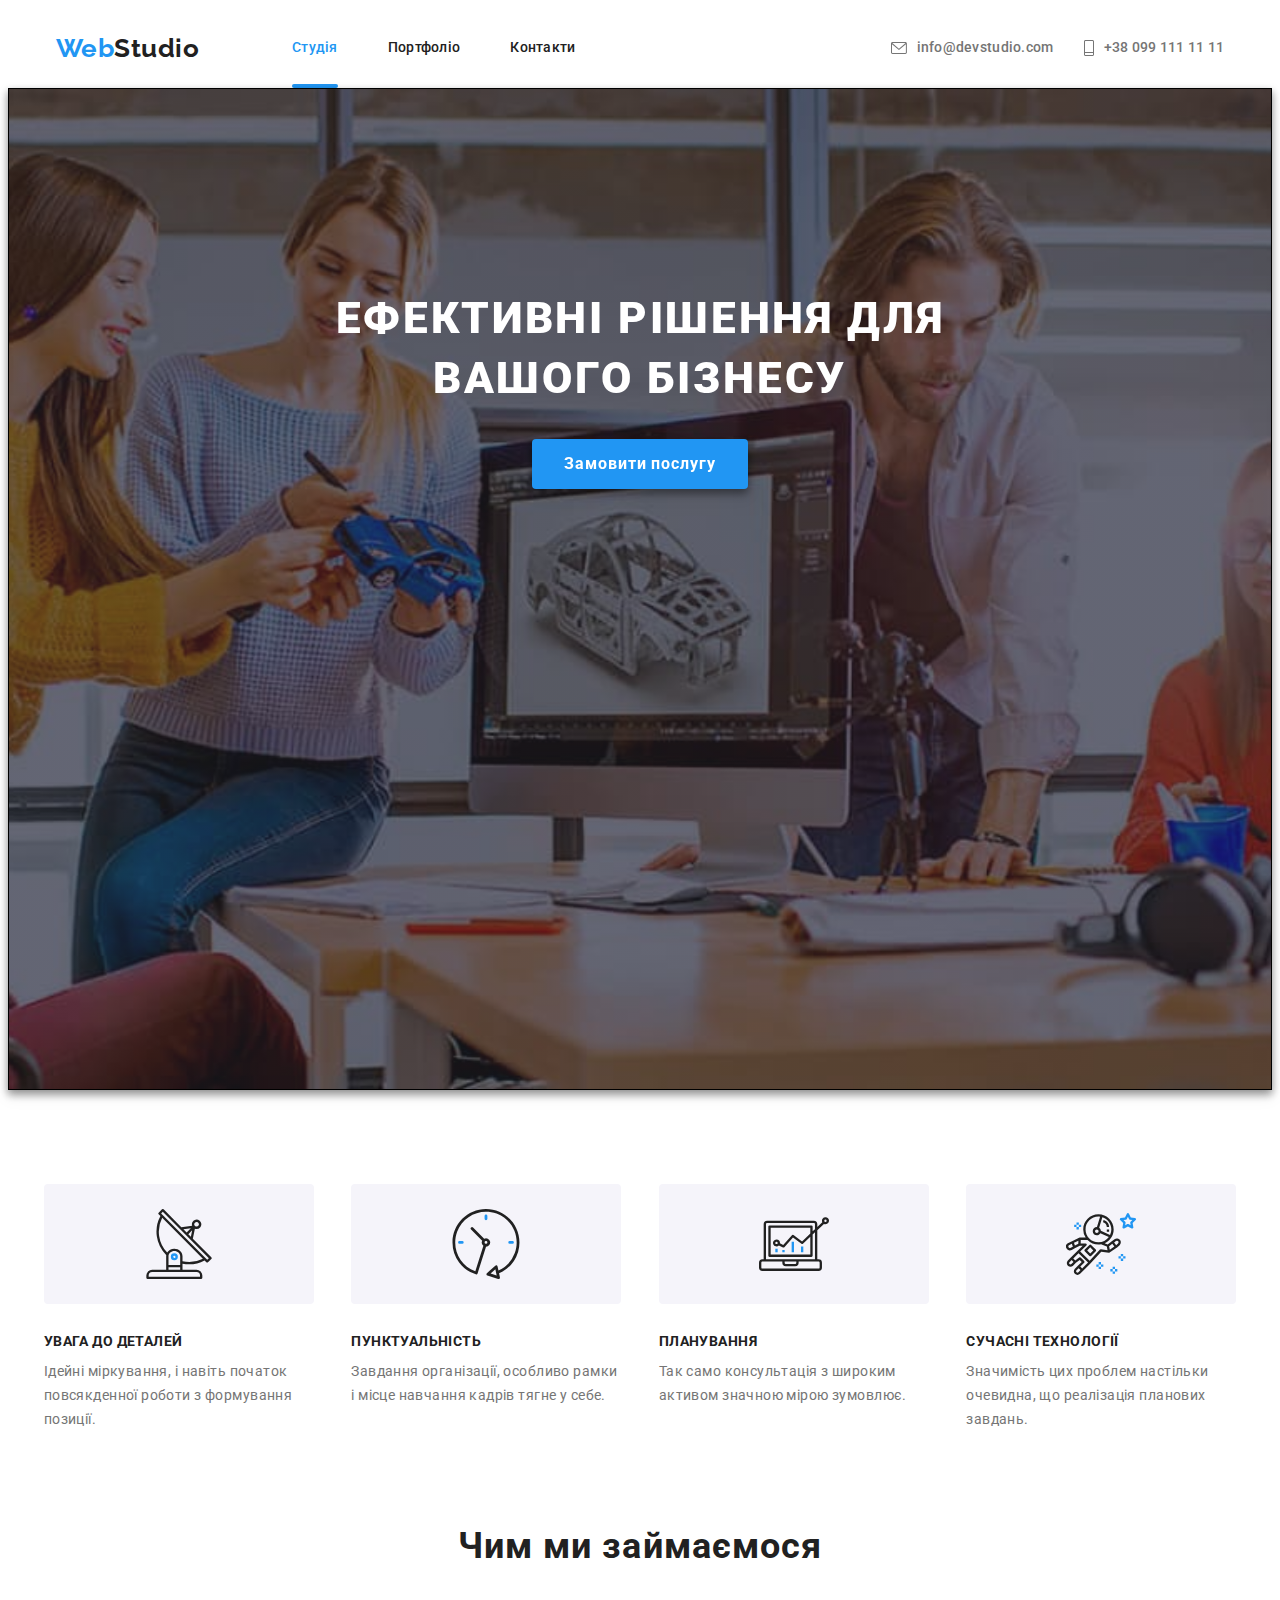
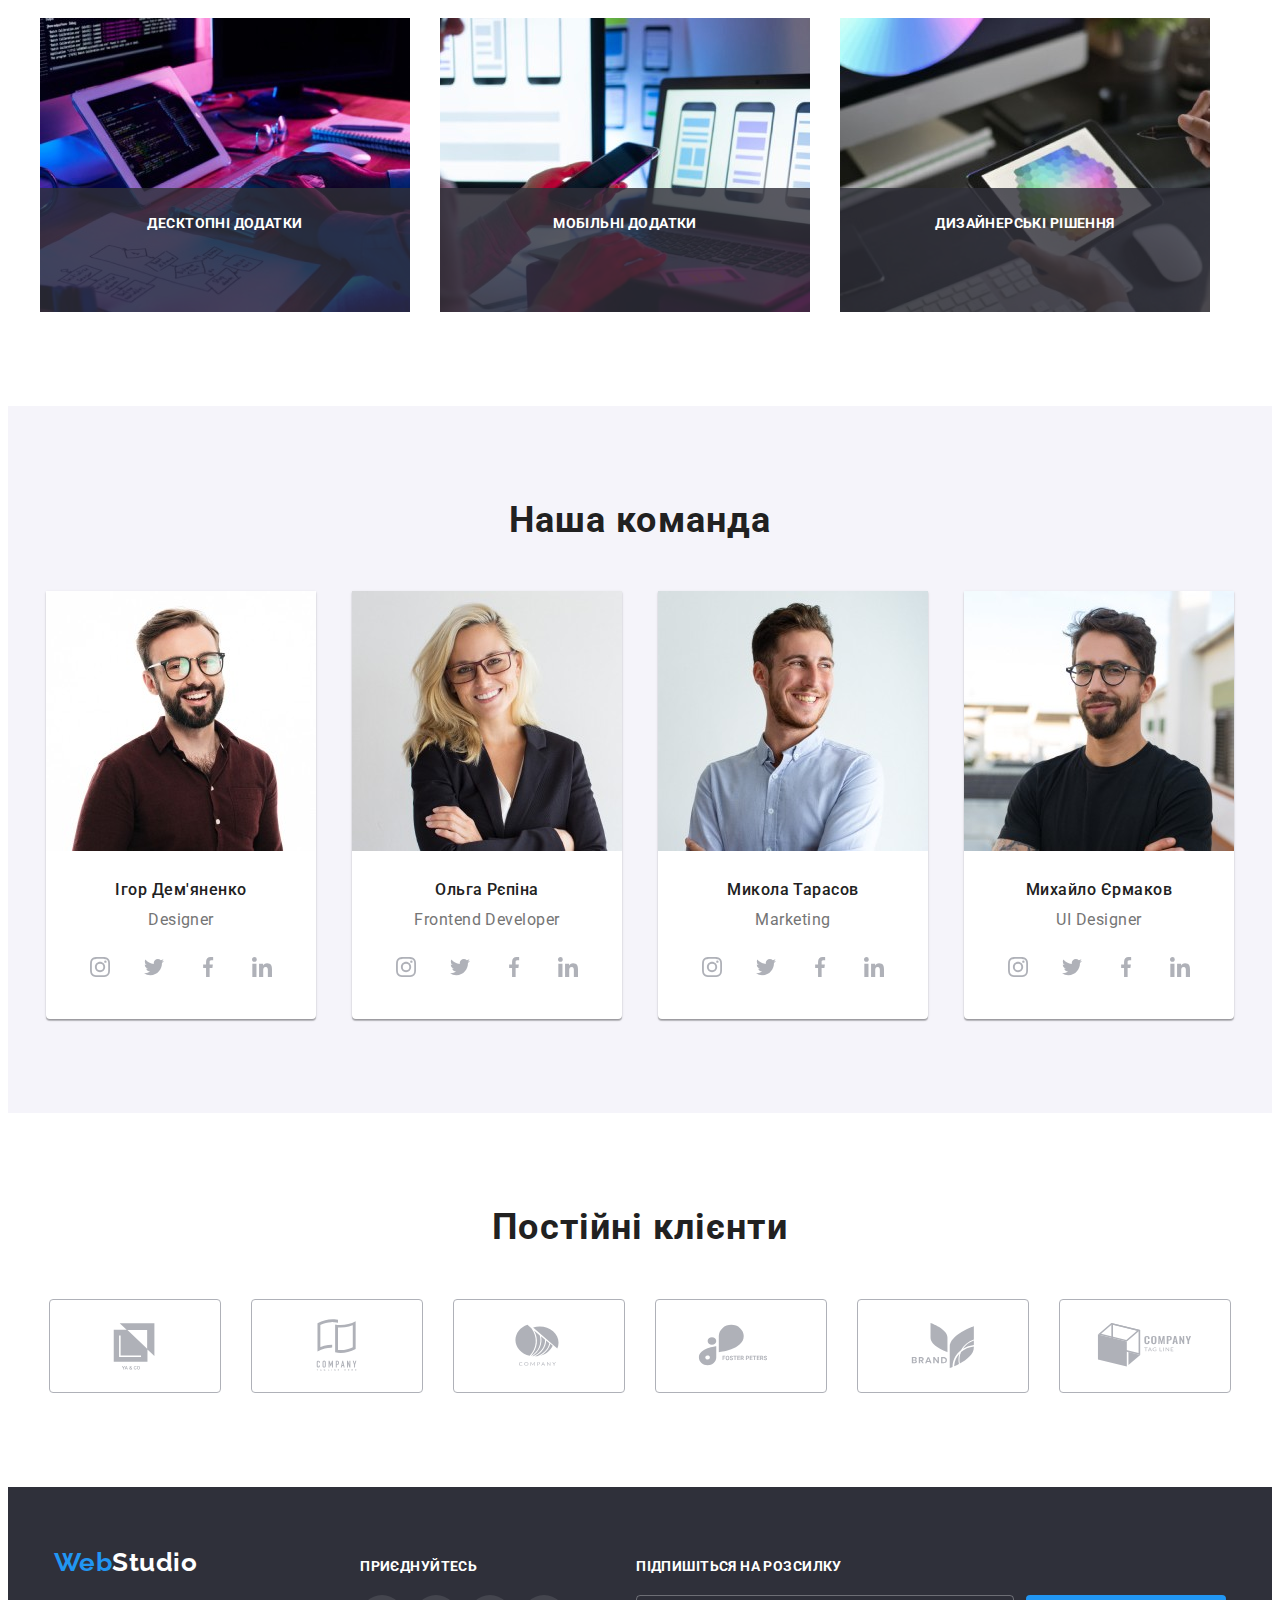
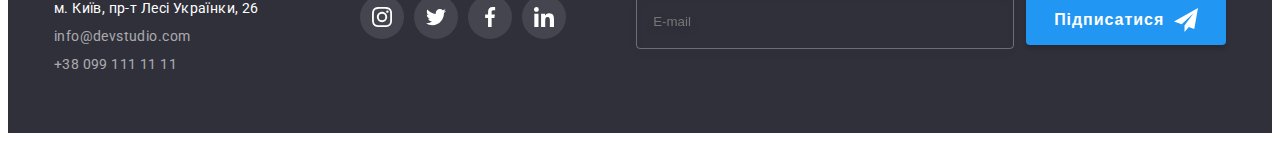
<file: index.html>
<!DOCTYPE html>
<html lang="uk">
  <head>
    <meta charset="UTF-8" />
    <meta http-equiv="X-UA-Compatible" content="IE=edge" />
    <meta name="viewport" content="width=device-width, initial-scale=1.0" />
    <title>Студія</title>
    <link rel="preconnect" href="https://fonts.googleapis.com" />
    <link rel="preconnect" href="https://fonts.gstatic.com" crossorigin />
    <link
      href="https://fonts.googleapis.com/css2?family=Raleway:wght@700&family=Roboto:wght@400;500;700;900&display=swap"
      rel="stylesheet"
    />
    <link
      rel="stylesheet"
      href="https://cdnjs.cloudflare.com/ajax/libs/modern-normalize/1.1.0/modern-normalize.min.css"
      integrity="sha512-wpPYUAdjBVSE4KJnH1VR1HeZfpl1ub8YT/NKx4PuQ5NmX2tKuGu6U/JRp5y+Y8XG2tV+wKQpNHVUX03MfMFn9Q=="
      crossorigin="anonymous"
      referrerpolicy="no-referrer"
    />
    <link rel="stylesheet" href="./css/main.min.css" />
  </head>
  <!-- Body -->
  <body class="body">
    <!-- header -->
    <header class="header">
      <div class="container header__container">
        <a class="page__logo" href="index.html">
          <span class="page__logo--accent">Web</span>Studio
        </a>
        <button class="menu__button" data-menu-button type="button">
          <svg
            class="menu__icons"
            width="40px"
            height="40px"
            aria-label="перемикач мобільного меню"
            aria-expanded="false"
          >
            <use class="menu_open" href="./images/icons.svg#menu_open"></use>
            <use class="menu_close" href="./images/icons.svg#menu_close"></use>
          </svg>
        </button>

        <div class="menu__container">
          <ul class="nav__list">
            <li class="nav__item">
              <a class="nav__link nav__link--current" href="./index.html">Студія</a>
            </li>
            <li class="nav__item">
              <a class="nav__link" href="./portfolio.html">Портфоліо</a>
            </li>
            <li class="nav__item"><a class="nav__link" href="">Контакти</a></li>
          </ul>

          <ul class="nav__list contacts">
            <li>
              <a class="header__auth" href="mailto:info@devstudio.com">
                <svg class="header-envelope__icon" width="16" height="12">
                  <use href="./images/icons.svg#envelope"></use></svg
                >info@devstudio.com</a
              >
            </li>
            <li>
              <a class="header__auth" href="tel:+380961111111">
                <svg class="header-vector__icon" width="10" height="16">
                  <use href="./images/icons.svg#vector"></use></svg
                >+38 099 111 11 11</a
              >
            </li>
          </ul>
        </div>
      </div>
    </header>
    <main>
      <!-- hero -->
      <section class="hero">
        <div class="container">
          <h1 class="hero__title">
            Ефективні рішення для<br />
            вашого бізнесу
          </h1>
          <button type="button" class="hero__button btn" data-modal-open>Замовити послугу</button>
        </div>
      </section>
      <!-- futures -->
      <section class="section section__futures">
        <div class="container">
          <ul class="futures__list">
            <li class="futures__item">
              <div class="futures__icon">
                <svg class="icon" width="70" height="70">
                  <use href="./images/icons.svg#antenna"></use>
                </svg>
              </div>
              <h3 class="futures__title">УВАГА ДО ДЕТАЛЕЙ</h3>
              <p class="futures__text">
                Ідейні міркування, і навіть початок повсякденної роботи з формування позиції.
              </p>
            </li>
            <li class="futures__item">
              <div class="futures__icon">
                <svg class="icon" width="70" height="70">
                  <use href="./images/icons.svg#clock"></use>
                </svg>
              </div>
              <h3 class="futures__title">ПУНКТУАЛЬНІСТЬ</h3>
              <p class="futures__text">
                Завдання організації, особливо рамки і місце навчання кадрів тягне у себе.
              </p>
            </li>
            <li class="futures__item">
              <div class="futures__icon">
                <svg class="icon" width="70" height="70">
                  <use href="./images/icons.svg#diagram"></use>
                </svg>
              </div>
              <h3 class="futures__title">ПЛАНУВАННЯ</h3>
              <p class="futures__text">
                Так само консультація з широким активом значною мірою зумовлює.
              </p>
            </li>
            <li class="futures__item">
              <div class="futures__icon">
                <svg class="icon" width="70" height="70">
                  <use href="./images/icons.svg#astronaut"></use>
                </svg>
              </div>
              <h3 class="futures__title">СУЧАСНІ ТЕХНОЛОГІЇ</h3>
              <p class="futures__text">
                Значимість цих проблем настільки очевидна, що реалізація планових завдань.
              </p>
            </li>
          </ul>
        </div>
      </section>
      <!-- wwd -->
      <section class="section wwd__section">
        <div class="container">
          <h2 class="section__title">Чим ми займаємося</h2>
          <ul class="wwd__list">
            <li class="wwd__item">
              <a href="#"
                ><img
                  srcset="./images/wwd/img-1.jpg 1x, images/wwd/img-1@2x.jpg 2x"
                  src="./images/wwd/img-1.jpg"
                  alt="верстка"
                  width="370"
              /></a>
              <div class="wwd__content">
                <h3 class="wwd__title">Десктопні додатки</h3>
              </div>
            </li>
            <li class="wwd__item">
              <a href="#"
                ><img
                  srcset="./images/wwd/img-2.jpg 1x, images/wwd/img-2@2x.jpg 2x"
                  src="./images/wwd/img-2.jpg"
                  alt="дизайн"
                  width="370"
              /></a>
              <div class="wwd__content">
                <h3 class="wwd__title">Мобільні додатки</h3>
              </div>
            </li>
            <li class="wwd__item">
              <a href="#"
                ><img
                  srcset="./images/wwd/img-3.jpg 1x, images/wwd/img-3@2x.jpg 2x"
                  src="./images/wwd/img-3.jpg"
                  alt="внешнее оформление"
                  width="370"
              /></a>
              <div class="wwd__content">
                <h3 class="wwd__title">Дизайнерські рішення</h3>
              </div>
            </li>
          </ul>
        </div>
      </section>
      <!-- teem -->
      <section class="section teem__section">
        <div class="container">
          <h2 class="section__title">Наша команда</h2>
          <ul class="section-list section-list__team">
            <li class="teem__item">
              <img
                srcset="
                  ./images/teem/img-des-1.jpg       270w,
                  ./images/teem/img-tab-1.jpg       354w,
                  ./images/teem/img-tab-1@2x.jpg    708w,
                  ./images/teem/img-mobile-1.jpg    450w,
                  ./images/teem/img-des-1@2x.jpg    540w,
                  ./images/teem/img-mobile-1@2x.jpg 900w
                "
                sizes="(min-width: 1200px) 270px, (min-width: 768px) 354px, (min-width: 480px) 450px, 100vw"
                src="./images/teem/img-mobile-1.jpg"
                alt="Designer"
                width="270"
              />
              <div class="teem__content">
                <h3 class="teem__title">Ігор Дем'яненко</h3>
                <p class="teem__text">Designer</p>
                <ul class="socials__list">
                  <li class="social__item">
                    <a
                      class="socials__link"
                      href="http://instagram.com"
                      target="_blank"
                      rel="noopener noreferrer"
                      aria-label="instagram"
                    >
                      <svg class="social__icon" width="20" height="20">
                        <use href="./images/icons.svg#instagram"></use>
                      </svg>
                    </a>
                  </li>
                  <li class="social__item">
                    <a
                      class="socials__link"
                      href=""
                      target="_blank"
                      rel="noopener noreferrer"
                      aria-label="twitter"
                    >
                      <svg class="social__icon" width="20" height="20">
                        <use href="./images/icons.svg#twitter"></use>
                      </svg>
                    </a>
                  </li>
                  <li class="social__item">
                    <a
                      class="socials__link"
                      href=""
                      target="_blank"
                      rel="noopener noreferrer"
                      aria-label="facebook"
                    >
                      <svg class="social__icon" width="20" height="20">
                        <use href="./images/icons.svg#facebook"></use>
                      </svg>
                    </a>
                  </li>
                  <li class="social__item">
                    <a
                      class="socials__link"
                      href=""
                      target="_blank"
                      rel="noopener noreferrer"
                      aria-label="linkedin"
                    >
                      <svg class="social__icon" width="20" height="20">
                        <use href="./images/icons.svg#linkedin"></use>
                      </svg>
                    </a>
                  </li>
                </ul>
              </div>
            </li>
            <li class="teem__item">
              <img
                srcset="
                  ./images/teem/img-des-2.jpg       270w,
                  ./images/teem/img-tab-2.jpg       354w,
                  ./images/teem/img-mobile-2.jpg    450w,
                  ./images/teem/img-des-2@2x.jpg    540w,
                  ./images/teem/img-tab-2@2x.jpg    708w,
                  ./images/teem/img-mobile-2@2x.jpg 900w
                "
                sizes="(min-width: 1200px) 270px, (min-width: 768px) 354px, (min-width: 480px) 450px, 100vw"
                src="./images/teem/img-mobile-2.jpg"
                alt="Frontend Developer"
                width="270"
              />
              <div class="teem__content">
                <h3 class="teem__title">Ольга Рєпіна</h3>
                <p class="teem__text">Frontend Developer</p>
                <ul class="socials__list">
                  <li class="social__item">
                    <a
                      class="socials__link"
                      href=""
                      target="_blank"
                      rel="noopener noreferrer"
                      aria-label="instagram"
                    >
                      <svg class="social__icon" width="20" height="20">
                        <use href="./images/icons.svg#instagram"></use>
                      </svg>
                    </a>
                  </li>
                  <li class="social__item">
                    <a
                      class="socials__link"
                      href=""
                      target="_blank"
                      rel="noopener noreferrer"
                      aria-label="twitter"
                    >
                      <svg class="social__icon" width="20" height="20">
                        <use href="./images/icons.svg#twitter"></use>
                      </svg>
                    </a>
                  </li>
                  <li class="social__item">
                    <a
                      class="socials__link"
                      href=""
                      target="_blank"
                      rel="noopener noreferrer"
                      aria-label="facebook"
                    >
                      <svg class="social__icon" width="20" height="20">
                        <use href="./images/icons.svg#facebook"></use>
                      </svg>
                    </a>
                  </li>
                  <li class="social__item">
                    <a
                      class="socials__link"
                      href=""
                      target="_blank"
                      rel="noopener noreferrer"
                      aria-label="linkedin"
                    >
                      <svg class="social__icon" width="20" height="20">
                        <use href="./images/icons.svg#linkedin"></use>
                      </svg>
                    </a>
                  </li>
                </ul>
              </div>
            </li>
            <li class="teem__item">
              <img
                srcset="
                  ./images/teem/img-des-3.jpg       270w,
                  ./images/teem/img-tab-3.jpg       354w,
                  ./images/teem/img-tab-3@2x.jpg    708w,
                  ./images/teem/img-mobile-3.jpg    450w,
                  ./images/teem/img-des-3@2x.jpg    540w,
                  ./images/teem/img-mobile-3@2x.jpg 900w
                "
                sizes="(min-width: 1200px) 270px, (min-width: 768px) 354px, (min-width: 480px) 450px, 100vw"
                src="./images/teem/img-mobile-3.jpg"
                alt="Marketing"
                width="270"
              />
              <div class="teem__content">
                <h3 class="teem__title">Микола Тарасов</h3>
                <p class="teem__text">Marketing</p>
                <ul class="socials__list">
                  <li class="social__item">
                    <a
                      class="socials__link"
                      href=""
                      target="_blank"
                      rel="noopener noreferrer"
                      aria-label="instagram"
                    >
                      <svg class="social__icon" width="20" height="20">
                        <use href="./images/icons.svg#instagram"></use>
                      </svg>
                    </a>
                  </li>
                  <li class="social__item">
                    <a
                      class="socials__link"
                      href=""
                      target="_blank"
                      rel="noopener noreferrer"
                      aria-label="twitter"
                    >
                      <svg class="social__icon" width="20" height="20">
                        <use href="./images/icons.svg#twitter"></use>
                      </svg>
                    </a>
                  </li>
                  <li class="social__item">
                    <a
                      class="socials__link"
                      href=""
                      target="_blank"
                      rel="noopener noreferrer"
                      aria-label="facebook"
                    >
                      <svg class="social__icon" width="20" height="20">
                        <use href="./images/icons.svg#facebook"></use>
                      </svg>
                    </a>
                  </li>
                  <li class="social__item">
                    <a
                      class="socials__link"
                      href=""
                      target="_blank"
                      rel="noopener noreferrer"
                      aria-label="linkedin"
                    >
                      <svg class="social__icon" width="20" height="20">
                        <use href="./images/icons.svg#linkedin"></use>
                      </svg>
                    </a>
                  </li>
                </ul>
              </div>
            </li>
            <li class="teem__item">
              <img
                srcset="
                  ./images/teem/img-des-4.jpg       270w,
                  ./images/teem/img-tab-4.jpg       354w,
                  ./images/teem/img-mobile-4.jpg    450w,
                  ./images/teem/img-des-4@2x.jpg    540w,
                  ./images/teem/img-tab-4@2x.jpg    708w,
                  ./images/teem/img-mobile-4@2x.jpg 900w
                "
                sizes="(min-width: 1200px) 270px, (min-width: 768px) 354px, (min-width: 480px) 450px, 100vw"
                src="./images/teem/img-mobile-4.jpg"
                alt="UI Designer"
                width="270"
              />
              <div class="teem__content">
                <h3 class="teem__title">Михайло Єрмаков</h3>
                <p class="teem__text">UI Designer</p>
                <ul class="socials__list">
                  <li class="social__item">
                    <a
                      class="socials__link"
                      href=""
                      target="_blank"
                      rel="noopener noreferrer"
                      aria-label="instagram"
                    >
                      <svg class="social__icon" width="20" height="20">
                        <use href="./images/icons.svg#instagram"></use>
                      </svg>
                    </a>
                  </li>
                  <li class="social__item">
                    <a
                      class="socials__link"
                      href=""
                      target="_blank"
                      rel="noopener noreferrer"
                      aria-label="twitter"
                    >
                      <svg class="social__icon" width="20" height="20">
                        <use href="./images/icons.svg#twitter"></use>
                      </svg>
                    </a>
                  </li>
                  <li class="social__item">
                    <a
                      class="socials__link"
                      href=""
                      target="_blank"
                      rel="noopener noreferrer"
                      aria-label="facebook"
                    >
                      <svg class="social__icon" width="20" height="20">
                        <use href="./images/icons.svg#facebook"></use>
                      </svg>
                    </a>
                  </li>
                  <li class="social__item">
                    <a
                      class="socials__link"
                      href=""
                      target="_blank"
                      rel="noopener noreferrer"
                      aria-label="linkedin"
                    >
                      <svg class="social__icon" width="20" height="20">
                        <use href="./images/icons.svg#linkedin"></use>
                      </svg>
                    </a>
                  </li>
                </ul>
              </div>
            </li>
          </ul>
        </div>
      </section>
      <!-- client`s -->
      <section class="section clients">
        <div class="container">
          <h2 class="section__title">Постійні клієнти</h2>
          <div class="clients__content">
            <ul class="clients__list">
              <li class="clients__item">
                <a class="clients__link" href="#">
                  <svg class="clients__logo" width="106" height="60">
                    <use href="./images/icons.svg#logo-1"></use>
                  </svg>
                </a>
              </li>
              <li class="clients__item">
                <a class="clients__link" href="#">
                  <svg class="clients__logo" width="106" height="60">
                    <use href="./images/icons.svg#logo-2"></use>
                  </svg>
                </a>
              </li>
              <li class="clients__item">
                <a class="clients__link" href="#">
                  <svg class="clients__logo" width="106" height="60">
                    <use href="./images/icons.svg#logo-3"></use>
                  </svg>
                </a>
              </li>
              <li class="clients__item">
                <a class="clients__link" href="#">
                  <svg class="clients__logo" width="106" height="60">
                    <use href="./images/icons.svg#logo-4"></use>
                  </svg>
                </a>
              </li>
              <li class="clients__item">
                <a class="clients__link" href="#">
                  <svg class="clients__logo" width="106" height="60">
                    <use href="./images/icons.svg#logo-5"></use>
                  </svg>
                </a>
              </li>
              <li class="clients__item">
                <a class="clients__link" href="#">
                  <svg class="clients__logo" width="106" height="60">
                    <use href="./images/icons.svg#logo-6"></use>
                  </svg>
                </a>
              </li>
            </ul>
          </div>
        </div>
      </section>
    </main>
    <!-- footer -->
    <footer class="footer">
      <div class="container footer__container">
        <div class="footer-contacts">
          <div>
            <a class="page__logo footer-page__logo" href="index.html">
              <span class="page__logo--accent">Web</span>Studio
            </a>
            <address>
              <ul class="footer__list">
                <li class="footer__item">
                  <a class="footer__link" href="#">м. Київ, пр-т Лесі Українки, 26</a>
                </li>
                <li class="footer__item">
                  <a class="footer__nav" href="mailto:info@devstudio.com">info@devstudio.com</a>
                </li>
                <li class="footer__item">
                  <a class="footer__nav" href="tel:+380961111111">+38 099 111 11 11</a>
                </li>
              </ul>
            </address>
          </div>
          <div class="footer-socials">
            <h3 class="footer__title">приєднуйтесь</h3>
            <ul class="footer-social__list">
              <li class="footer-social__item">
                <a
                  class="socials__link"
                  href=""
                  target="_blank"
                  rel="noopener noreferrer"
                  aria-label="twitter"
                >
                  <svg class="footer-social__icon" width="20" height="20">
                    <use href="./images/icons.svg#instagram"></use>
                  </svg>
                </a>
              </li>
              <li class="footer-social__item">
                <a
                  class="socials__link"
                  href=""
                  target="_blank"
                  rel="noopener noreferrer"
                  aria-label="twitter"
                >
                  <svg class="footer-social__icon" width="20" height="20">
                    <use href="./images/icons.svg#twitter"></use>
                  </svg>
                </a>
              </li>
              <li class="footer-social__item">
                <a
                  class="socials__link"
                  href=""
                  target="_blank"
                  rel="noopener noreferrer"
                  aria-label="twitter"
                >
                  <svg class="footer-social__icon" width="20" height="20">
                    <use href="./images/icons.svg#facebook"></use>
                  </svg>
                </a>
              </li>
              <li class="footer-social__item">
                <a
                  class="socials__link"
                  href=""
                  target="_blank"
                  rel="noopener noreferrer"
                  aria-label="twitter"
                >
                  <svg class="footer-social__icon" width="20" height="20">
                    <use href="./images/icons.svg#linkedin"></use>
                  </svg>
                </a>
              </li>
            </ul>
          </div>
        </div>
        <form class="footer-form">
          <label class="footer-label">
            <h3 class="footer__title">Підпишіться на розсилку</h3>
            <div class="footer-form__group">
              <input class="footer-form__input" type="email" name="email" placeholder="E-mail" />
              <button class="footer__button btn" type="submit">
                Підписатися<svg class="button-icon" width="24" height="24">
                  <use href="./images/icons.svg#icon-send"></use>
                </svg>
              </button>
            </div>
          </label>
        </form>
      </div>
    </footer>
    <!-- modal window -->
    <div class="modal__backdrop modal__backdrop--is-hidden" data-modal>
      <div class="modal__window">
        <button class="modal__button" data-modal-close>
          <svg class="modal__icon" width="11" height="11">
            <use href="./images/icons.svg#button-close"></use>
          </svg>
        </button>

        <form class="form">
          <strong class="form__title">Залиште свої дані, ми вам передзвонимо</strong>
          <label class="form__group">
            <span class="form__lable">Ім'я</span>
            <input class="form__input" type="text" name="user-name" autofocus />
            <svg class="form__icon" width="18" height="18">
              <use href="./images/icons.svg#client-name"></use>
            </svg>
          </label>
          <label class="form__group">
            <span class="form__lable">Телефон</span>
            <input class="form__input" type="tel" name="user-phone" />
            <svg class="form__icon" width="18" height="18">
              <use href="./images/icons.svg#client-phone"></use>
            </svg>
          </label>
          <label class="form__group">
            <span class="form__lable">Пошта</span>
            <input class="form__input" type="email" name="email" />
            <svg class="form__icon" width="18" height="18">
              <use href="./images/icons.svg#client-email"></use>
            </svg>
          </label>
          <label class="form__group">
            <span class="form__lable">Коментар</span>
            <textarea class="form__input form__text" placeholder="Введіть текст"></textarea>
          </label>
          <label class="form__group checkbox-privacy__group">
            <input class="checkbox" type="checkbox" name="checkbox" />
            <span class="checkbox__icon"></span>
            <span class="checkbox__privacy"
              >Погоджуюся з розсилкою та приймаю
              <a class="privacy__link" href="">Умови договору</a></span
            >
          </label>
          <button class="form__button btn" type="submit">Відправити</button>
        </form>
      </div>
    </div>
    <!-- mobile menu -->
    <div class="menu__overlay">
      <div class="menu__mobile" data-menu>
        <ul class="mobile__list">
          <li class="mobile__item list">
            <a href="" class="mobile__link link">Студія</a>
          </li>
          <li class="mobile__item list">
            <a href="./portfolio.html" class="mobile__link link">Портфоліо</a>
          </li>
          <li class="mobile__item list">
            <a href="" class="mobile__link link">Контакти</a>
          </li>
        </ul>
        <ul class="mobile__nav">
          <li class="mobile__nav-phone list">
            <a href="tel:+380961111111" class="mobile__auth">+38 096 111 11 11</a>
          </li>
          <li class="mobile__nav-mail list">
            <a href="mailto:info@devstudio.com" class="mobile__auth">info@devstudio.com</a>
          </li>
        </ul>
        <ul class="mobile__social">
          <li class="mobile__social--list list">
            <a href="" class="mobile__social--link">Instagram</a>
          </li>
          <li class="mobile__social--list list">
            <a href="" class="mobile__social--link">Twitter</a>
          </li>
          <li class="mobile__social--list list">
            <a href="" class="mobile__social--link">Facebook</a>
          </li>
          <li class="mobile__social--list list">
            <a href="" class="mobile__social--link">LinkedIn</a>
          </li>
        </ul>
      </div>
    </div>
    <script src="./js/modal.js"></script>
    <script src="./js/mobile-menu.js"></script>
  </body>
</html>
</file>
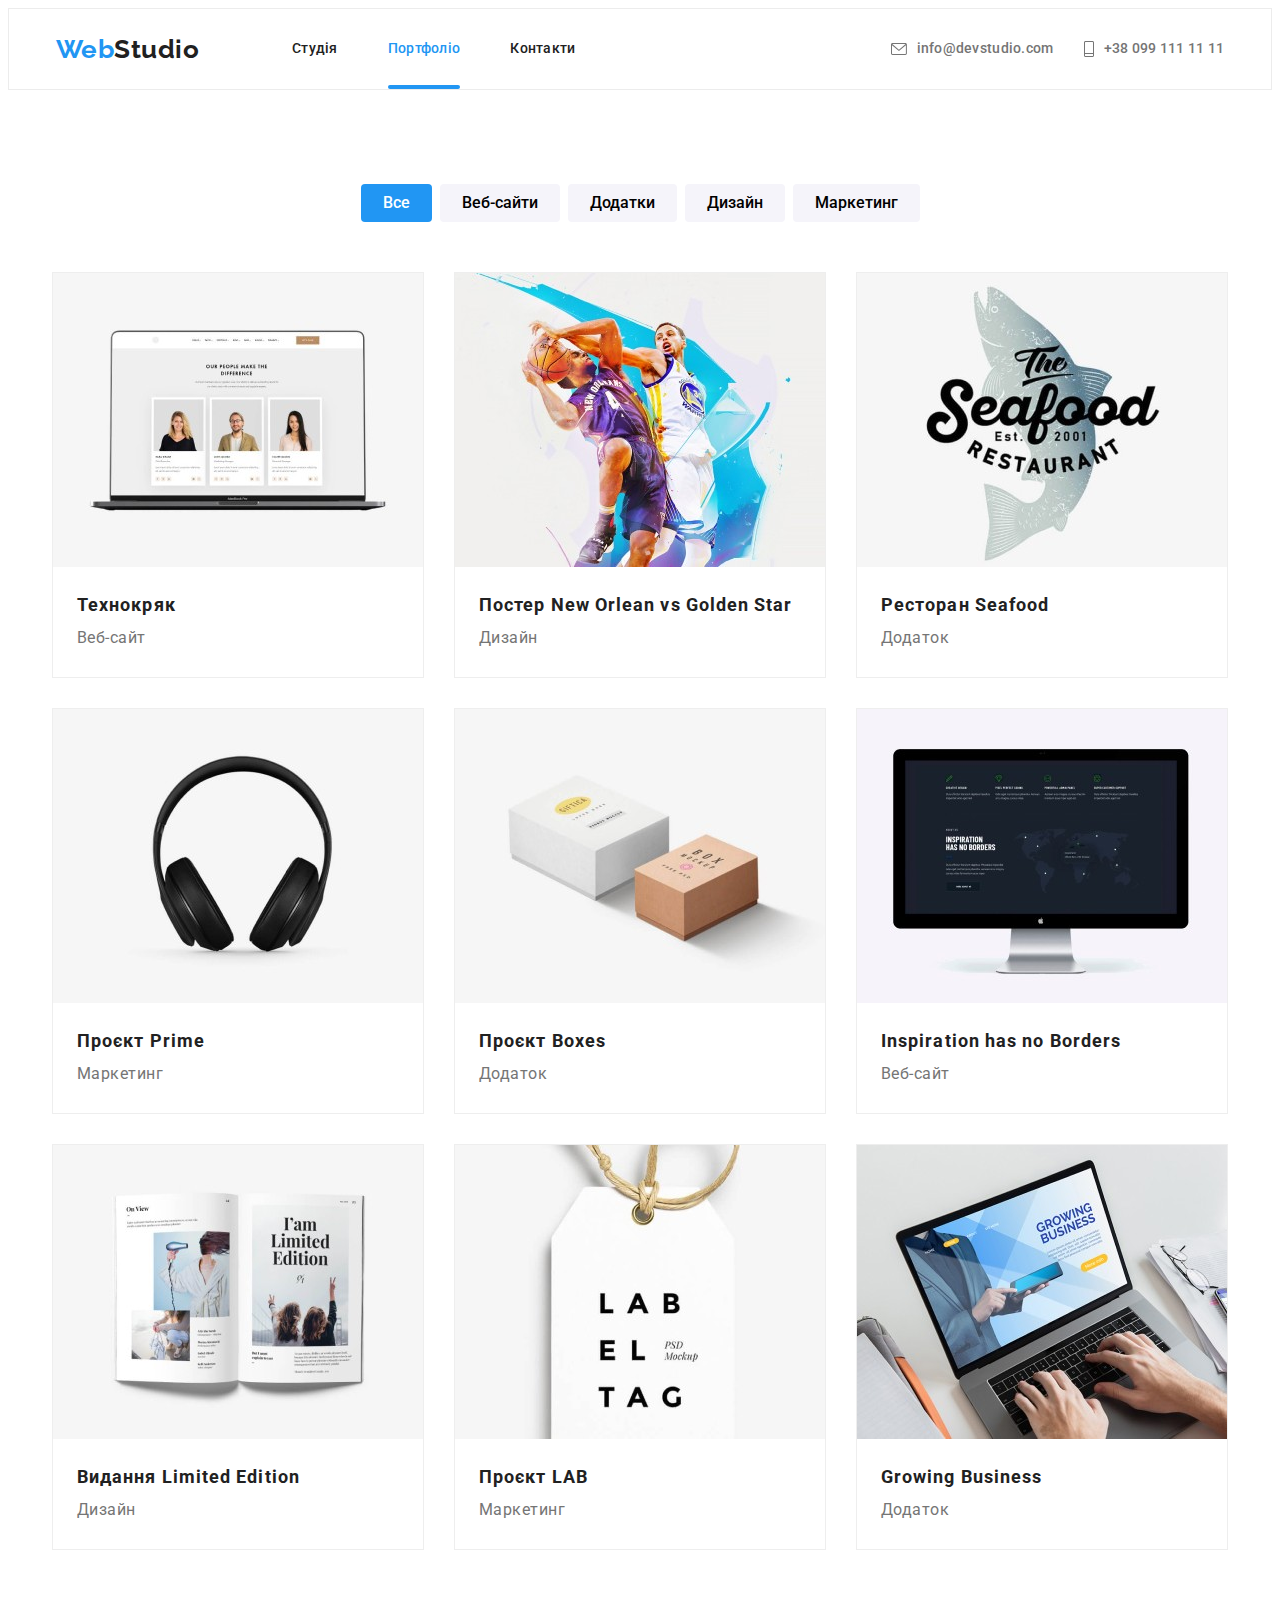
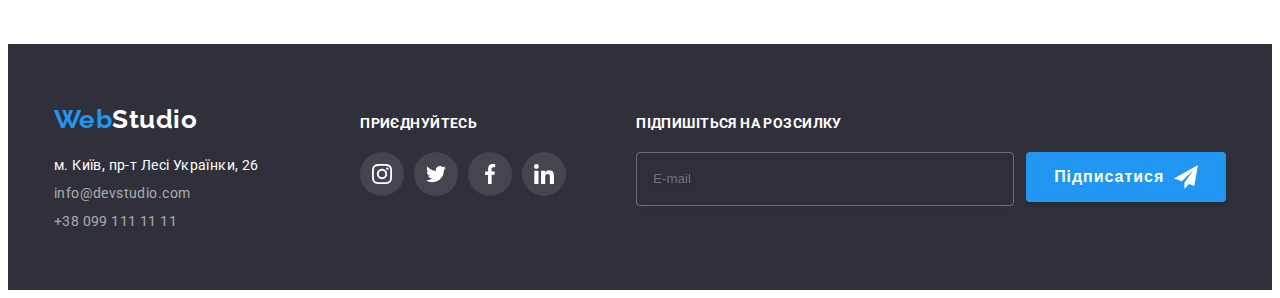
<file: portfolio.html>
<!DOCTYPE html>
<html lang="uk">
  <head>
    <meta charset="UTF-8" />
    <meta http-equiv="X-UA-Compatible" content="IE=edge" />
    <meta name="viewport" content="width=device-width, initial-scale=1.0" />
    <title>Студия</title>
    <link rel="preconnect" href="https://fonts.googleapis.com" />
    <link rel="preconnect" href="https://fonts.gstatic.com" crossorigin />
    <link
      href="https://fonts.googleapis.com/css2?family=Raleway:wght@700&family=Roboto:wght@400;500;700;900&display=swap"
      rel="stylesheet"
    />
    <link
      rel="stylesheet"
      href="https://cdnjs.cloudflare.com/ajax/libs/modern-normalize/1.1.0/modern-normalize.min.css"
      integrity="sha512-wpPYUAdjBVSE4KJnH1VR1HeZfpl1ub8YT/NKx4PuQ5NmX2tKuGu6U/JRp5y+Y8XG2tV+wKQpNHVUX03MfMFn9Q=="
      crossorigin="anonymous"
      referrerpolicy="no-referrer"
    />
    <link rel="stylesheet" href="./css/main.min.css" />
  </head>
  <!-- Body -->
  <body class="body">
    <!-- header -->
    <header class="header portfolio__header">
      <div class="container header__container">
        <nav class="nav">
          <a class="page__logo" href="index.html">
            <span class="page__logo--accent">Web</span>Studio
          </a>
        </nav>
        <div class="menu__container">
          <ul class="nav__list">
            <li class="nav__item">
              <a class="nav__link" href="./index.html">Студія</a>
            </li>
            <li class="nav__item">
              <a class="nav__link nav__link--current" href="./portfolio.html">Портфоліо</a>
            </li>
            <li class="nav__item"><a class="nav__link" href="">Контакти</a></li>
          </ul>

          <ul class="nav__list contacts">
            <li>
              <a class="header__auth" href="mailto:info@devstudio.com">
                <svg class="header-envelope__icon" width="16" height="12">
                  <use href="./images/icons.svg#envelope"></use></svg
                >info@devstudio.com</a
              >
            </li>
            <li>
              <a class="header__auth" href="tel:+380961111111">
                <svg class="header-vector__icon" width="10" height="16">
                  <use href="./images/icons.svg#vector"></use></svg
                >+38 099 111 11 11</a
              >
            </li>
          </ul>
        </div>
        <button class="menu__button" data-menu-button type="button">
          <svg
            class="menu__icons"
            width="40px"
            height="40px"
            aria-label="перемикач мобільного меню"
            aria-expanded="false"
          >
            <use class="menu_open" href="./images/icons.svg#menu_open"></use>
            <use class="menu_close" href="./images/icons.svg#menu_close"></use>
          </svg>
        </button>
      </div>
    </header>
    <main>
      <!-- benefits -->
      <section class="section benefits__section">
        <div class="container benefits__container">
          <h1 class="benefits__caption">Наши работы</h1>
          <ul class="button__list">
            <li class="button__item">
              <button type="button" class="button button--current">Все</button>
            </li>
            <li class="button__item">
              <button type="button" class="button">Веб-сайти</button>
            </li>
            <li class="button__item">
              <button type="button" class="button">Додатки</button>
            </li>
            <li class="button__item new-string">
              <button type="button" class="button">Дизайн</button>
            </li>
            <li class="button__item">
              <button type="button" class="button">Маркетинг</button>
            </li>
          </ul>

          <ul class="benefits__list">
            <li class="benefits__item">
              <div class="overlay">
                <img
                  srcset="
                    ./images/portfolio_img/img-tab-1.jpg       354w,
                    ./images/portfolio_img/img-des-1.jpg       370w,
                    ./images/portfolio_img/img-mobile-1.jpg    450w,
                    ./images/portfolio_img/img-tab-1@2x.jpg    708w,
                    ./images/portfolio_img/img-des-1@2x.jpg    740w,
                    ./images/portfolio_img/img-mobile-1@2x.jpg 900w
                  "
                  sizes="(min-width: 1200px) 370px, (min-width: 768px) 354px, (min-width: 480px) 450px, 100vw"
                  src="./images/portfolio_img/img-mobile-1.jpg"
                  alt="Веб-сайт"
                  width="370"
                />
                <div class="overlay__list">
                  <p class="overlay__about">
                    Ресурс пропонує комплексні пропозиції з різним рівнем функціоналу та сервісів.
                    Все це дозволить відвідувачу отримати вичерпні відомості про компанію чи
                    приватну особу.
                  </p>
                </div>
              </div>
              <div class="benefits__link">
                <h2 class="benefits__title">Технокряк</h2>
                <p class="benefits__text">Веб-сайт</p>
              </div>
            </li>
            <li class="benefits__item">
              <div class="overlay">
                <img
                  srcset="
                    ./images/portfolio_img/img-tab-2.jpg       354w,
                    ./images/portfolio_img/img-des-2.jpg       370w,
                    ./images/portfolio_img/img-mobile-2.jpg    450w,
                    ./images/portfolio_img/img-tab-2@2x.jpg    708w,
                    ./images/portfolio_img/img-des-2@2x.jpg    740w,
                    ./images/portfolio_img/img-mobile-2@2x.jpg 900w
                  "
                  sizes="(min-width: 1200px) 370px, (min-width: 768px) 354px, (min-width: 480px) 450px, 100vw"
                  src="./images/portfolio_img/img-mobile-2.jpg"
                  alt="Дизайн"
                  width="370"
                />
                <div class="overlay__list">
                  <p class="overlay__about">
                    Ресурс пропонує комплексні пропозиції з різним рівнем функціоналу та сервісів.
                    Все це дозволить відвідувачу отримати вичерпні відомості про компанію чи
                    приватну особу.
                  </p>
                </div>
              </div>
              <div class="benefits__link">
                <h2 class="benefits__title">Постер New Orlean vs Golden Star</h2>
                <p class="benefits__text">Дизайн</p>
              </div>
            </li>
            <li class="benefits__item">
              <div class="overlay">
                <img
                  srcset="
                    ./images/portfolio_img/img-tab-3.jpg       354w,
                    ./images/portfolio_img/img-des-3.jpg       370w,
                    ./images/portfolio_img/img-mobile-3.jpg    450w,
                    ./images/portfolio_img/img-tab-3@2x.jpg    708w,
                    ./images/portfolio_img/img-des-3@2x.jpg    740w,
                    ./images/portfolio_img/img-mobile-3@2x.jpg 900w
                  "
                  sizes="(min-width: 1200px) 370px, (min-width: 768px) 354px, (min-width: 480px) 450px, 100vw"
                  src="../images/portfolio_img/img-mobile-3.jpg"
                  alt="Приложение"
                  width="370"
                />
                <div class="overlay__list">
                  <p class="overlay__about">
                    Ресурс пропонує комплексні пропозиції з різним рівнем функціоналу та сервісів.
                    Все це дозволить відвідувачу отримати вичерпні відомості про компанію чи
                    приватну особу.
                  </p>
                </div>
              </div>
              <div class="benefits__link">
                <h2 class="benefits__title">Ресторан Seafood</h2>
                <p class="benefits__text">Додаток</p>
              </div>
            </li>
            <li class="benefits__item">
              <div class="overlay">
                <img
                  srcset="
                    ./images/portfolio_img/img-tab-4.jpg       354w,
                    ./images/portfolio_img/img-des-4.jpg       370w,
                    ./images/portfolio_img/img-mobile-4.jpg    450w,
                    ./images/portfolio_img/img-tab-4@2x.jpg    708w,
                    ./images/portfolio_img/img-des-4@2x.jpg    740w,
                    ./images/portfolio_img/img-mobile-4@2x.jpg 900w
                  "
                  sizes="(min-width: 1200px) 370px, (min-width: 768px) 354px, (min-width: 480px) 450px, 100vw"
                  src="./images/portfolio_img/img-mobile-4.jpg"
                  alt="Маркетинг"
                  width="370"
                />
                <div class="overlay__list">
                  <p class="overlay__about">
                    Ресурс пропонує комплексні пропозиції з різним рівнем функціоналу та сервісів.
                    Все це дозволить відвідувачу отримати вичерпні відомості про компанію чи
                    приватну особу.
                  </p>
                </div>
              </div>
              <div class="benefits__link">
                <h2 class="benefits__title">Проєкт Prime</h2>
                <p class="benefits__text">Маркетинг</p>
              </div>
            </li>
            <li class="benefits__item">
              <div class="overlay">
                <img
                  srcset="
                    ./images/portfolio_img/img-tab-5.jpg       354w,
                    ./images/portfolio_img/img-des-5.jpg       370w,
                    ./images/portfolio_img/img-mobile-5.jpg    450w,
                    ./images/portfolio_img/img-tab-5@2x.jpg    708w,
                    ./images/portfolio_img/img-des-5@2x.jpg    740w,
                    ./images/portfolio_img/img-mobile-5@2x.jpg 900w
                  "
                  sizes="(min-width: 1200px) 370px, (min-width: 768px) 354px, (min-width: 480px) 450px, 100vw"
                  src="./images/portfolio_img/img-mobile-5.jpg"
                  alt="Приложение"
                  width="370"
                />
                <div class="overlay__list">
                  <p class="overlay__about">
                    Ресурс пропонує комплексні пропозиції з різним рівнем функціоналу та сервісів.
                    Все це дозволить відвідувачу отримати вичерпні відомості про компанію чи
                    приватну особу.
                  </p>
                </div>
              </div>
              <div class="benefits__link">
                <h2 class="benefits__title">Проєкт Boxes</h2>
                <p class="benefits__text">Додаток</p>
              </div>
            </li>
            <li class="benefits__item">
              <div class="overlay">
                <img
                  srcset="
                    ./images/portfolio_img/img-tab-6.jpg       354w,
                    ./images/portfolio_img/img-des-6.jpg       370w,
                    ./images/portfolio_img/img-mobile-6.jpg    450w,
                    ./images/portfolio_img/img-tab-6@2x.jpg    708w,
                    ./images/portfolio_img/img-des-6@2x.jpg    740w,
                    ./images/portfolio_img/img-mobile-6@2x.jpg 900w
                  "
                  sizes="(min-width: 1200px) 370px, (min-width: 768px) 354px, (min-width: 480px) 450px, 100vw"
                  src="./images/portfolio_img/img-mobile-6.jpg"
                  alt="Веб-сайт"
                  width="370"
                />
                <div class="overlay__list">
                  <p class="overlay__about">
                    Ресурс пропонує комплексні пропозиції з різним рівнем функціоналу та сервісів.
                    Все це дозволить відвідувачу отримати вичерпні відомості про компанію чи
                    приватну особу.
                  </p>
                </div>
              </div>
              <div class="benefits__link">
                <h2 class="benefits__title">Inspiration has no Borders</h2>
                <p class="benefits__text">Веб-сайт</p>
              </div>
            </li>
            <li class="benefits__item">
              <div class="overlay">
                <img
                  srcset="
                    ./images/portfolio_img/img-tab-7.jpg       354w,
                    ./images/portfolio_img/img-des-7.jpg       370w,
                    ./images/portfolio_img/img-mobile-7.jpg    450w,
                    ./images/portfolio_img/img-tab-7@2x.jpg    708w,
                    ./images/portfolio_img/img-des-7@2x.jpg    740w,
                    ./images/portfolio_img/img-mobile-7@2x.jpg 900w
                  "
                  sizes="(min-width: 1200px) 370px, (min-width: 768px) 354px, (min-width: 480px) 450px, 100vw"
                  src="./images/portfolio_img/img-mobile-7.jpg"
                  alt="Дизайн"
                  width="370"
                />
                <div class="overlay__list">
                  <p class="overlay__about">
                    Ресурс пропонує комплексні пропозиції з різним рівнем функціоналу та сервісів.
                    Все це дозволить відвідувачу отримати вичерпні відомості про компанію чи
                    приватну особу.
                  </p>
                </div>
              </div>
              <div class="benefits__link">
                <h2 class="benefits__title">Видання Limited Edition</h2>
                <p class="benefits__text">Дизайн</p>
              </div>
            </li>
            <li class="benefits__item">
              <div class="overlay">
                <img
                  srcset="
                    ./images/portfolio_img/img-tab-8.jpg       354w,
                    ./images/portfolio_img/img-des-8.jpg       370w,
                    ./images/portfolio_img/img-mobile-8.jpg    450w,
                    ./images/portfolio_img/img-tab-8@2x.jpg    708w,
                    ./images/portfolio_img/img-des-8@2x.jpg    740w,
                    ./images/portfolio_img/img-mobile-8@2x.jpg 900w
                  "
                  sizes="(min-width: 1200px) 370px, (min-width: 768px) 354px, (min-width: 480px) 450px, 100vw"
                  src="./images/portfolio_img/img-mobile-8.jpg"
                  alt="Маркетинг"
                  width="370"
                />
                <div class="overlay__list">
                  <p class="overlay__about">
                    Ресурс пропонує комплексні пропозиції з різним рівнем функціоналу та сервісів.
                    Все це дозволить відвідувачу отримати вичерпні відомості про компанію чи
                    приватну особу.
                  </p>
                </div>
              </div>
              <div class="benefits__link">
                <h2 class="benefits__title">Проєкт LAB</h2>
                <p class="benefits__text">Маркетинг</p>
              </div>
            </li>
            <li class="benefits__item">
              <div class="overlay">
                <img
                  srcset="
                    ./images/portfolio_img/img-tab-9.jpg       354w,
                    ./images/portfolio_img/img-des-9.jpg       370w,
                    ./images/portfolio_img/img-mobile-9.jpg    450w,
                    ./images/portfolio_img/img-tab-9@2x.jpg    708w,
                    ./images/portfolio_img/img-des-9@2x.jpg    740w,
                    ./images/portfolio_img/img-mobile-9@2x.jpg 900w
                  "
                  sizes="(min-width: 1200px) 370px, (min-width: 768px) 354px, (min-width: 480px) 450px, 100vw"
                  src="./images/portfolio_img/img-mobile-9.jpg"
                  alt="Приложение"
                  width="370"
                />
                <div class="overlay__list">
                  <p class="overlay__about">
                    Ресурс пропонує комплексні пропозиції з різним рівнем функціоналу та сервісів.
                    Все це дозволить відвідувачу отримати вичерпні відомості про компанію чи
                    приватну особу.
                  </p>
                </div>
              </div>
              <div class="benefits__link">
                <h2 class="benefits__title">Growing Business</h2>
                <p class="benefits__text">Додаток</p>
              </div>
            </li>
          </ul>
        </div>
      </section>
    </main>
    <!-- footer -->
    <footer class="footer">
      <div class="container footer__container">
        <div class="footer-contacts">
          <div>
            <a class="page__logo footer-page__logo" href="index.html">
              <span class="page__logo--accent">Web</span>Studio
            </a>
            <address>
              <ul class="footer__list">
                <li class="footer__item">
                  <a class="footer__link" href="#">м. Київ, пр-т Лесі Українки, 26</a>
                </li>
                <li class="footer__item">
                  <a class="footer__nav" href="mailto:info@devstudio.com">info@devstudio.com</a>
                </li>
                <li class="footer__item">
                  <a class="footer__nav" href="tel:+380961111111">+38 099 111 11 11</a>
                </li>
              </ul>
            </address>
          </div>
          <div class="footer-socials">
            <h3 class="footer__title">приєднуйтесь</h3>
            <ul class="footer-social__list">
              <li class="footer-social__item">
                <a
                  class="socials__link"
                  href=""
                  target="_blank"
                  rel="noopener noreferrer"
                  aria-label="twitter"
                >
                  <svg class="footer-social__icon" width="20" height="20">
                    <use href="./images/icons.svg#instagram"></use>
                  </svg>
                </a>
              </li>
              <li class="footer-social__item">
                <a
                  class="socials__link"
                  href=""
                  target="_blank"
                  rel="noopener noreferrer"
                  aria-label="twitter"
                >
                  <svg class="footer-social__icon" width="20" height="20">
                    <use href="./images/icons.svg#twitter"></use>
                  </svg>
                </a>
              </li>
              <li class="footer-social__item">
                <a
                  class="socials__link"
                  href=""
                  target="_blank"
                  rel="noopener noreferrer"
                  aria-label="twitter"
                >
                  <svg class="footer-social__icon" width="20" height="20">
                    <use href="./images/icons.svg#facebook"></use>
                  </svg>
                </a>
              </li>
              <li class="footer-social__item">
                <a
                  class="socials__link"
                  href=""
                  target="_blank"
                  rel="noopener noreferrer"
                  aria-label="twitter"
                >
                  <svg class="footer-social__icon" width="20" height="20">
                    <use href="./images/icons.svg#linkedin"></use>
                  </svg>
                </a>
              </li>
            </ul>
          </div>
        </div>
        <form class="footer-form">
          <label class="footer-label">
            <h3 class="footer__title">Підпишіться на розсилку</h3>
            <div class="footer-form__group">
              <input class="footer-form__input" type="email" name="email" placeholder="E-mail" />
              <button class="footer__button btn" type="submit">
                Підписатися<svg class="button-icon" width="24" height="24">
                  <use href="./images/icons.svg#icon-send"></use>
                </svg>
              </button>
            </div>
          </label>
        </form>
      </div>
    </footer>
    <!-- mobile menu -->
    <div class="menu__overlay">
      <div class="menu__mobile" data-menu>
        <ul class="mobile__list">
          <li class="mobile__item list">
            <a href="./index.html" class="mobile__link link">Студія</a>
          </li>
          <li class="mobile__item list">
            <a href="./portfolio.html" class="mobile__link link">Портфоліо</a>
          </li>
          <li class="mobile__item list">
            <a href="" class="mobile__link link">Контакти</a>
          </li>
        </ul>
        <ul class="mobile__nav">
          <li class="mobile__nav-phone list">
            <a href="tel:+380961111111" class="mobile__auth">+38 096 111 11 11</a>
          </li>
          <li class="mobile__nav-mail list">
            <a href="mailto:info@devstudio.com" class="mobile__auth">info@devstudio.com</a>
          </li>
        </ul>
        <ul class="mobile__social">
          <li class="mobile__social--list list">
            <a href="" class="mobile__social--link">Instagram</a>
          </li>
          <li class="mobile__social--list list">
            <a href="" class="mobile__social--link">Twitter</a>
          </li>
          <li class="mobile__social--list list">
            <a href="" class="mobile__social--link">Facebook</a>
          </li>
          <li class="mobile__social--list list">
            <a href="" class="mobile__social--link">LinkedIn</a>
          </li>
        </ul>
      </div>
    </div>
    <script src="./js/modal.js"></script>
    <script src="./js/mobile-menu.js"></script>
  </body>
</html>
</file>
<file: css/main.min.css>
:root{--primary-text-color: #757575;--title-text-color: #212121;--accent-color: #2196f3;--primary-white-color: #ffffff;--transition: color 250ms cubic-bezier(0.4, 0, 0.2, 1)}ul{padding:0;margin:0;display:inline-block}a{color:currentColor;text-decoration:none}h1,h2,h4,h5,h6,p{margin:0;text-align:center}img{display:block;min-width:100%;height:auto}.list{list-style:none}.body{color:var(--primary-text-color);background-color:var(--primary-white-color);font-family:Roboto,sans-serif;letter-spacing:.03em;text-decoration:none}.container{padding-left:15px;padding-right:15px;margin:0 auto;margin-left:auto;margin-right:auto}@media screen and (min-width: 480px){.container{width:480px}}@media screen and (min-width: 768px){.container{width:768px}}@media screen and (min-width: 1200px){.container{width:1200px}}.section{padding-top:60px;padding-bottom:60px;margin-left:auto;margin-right:auto}@media screen and (min-width: 1200px){.section{padding-top:94px;padding-bottom:94px}}.section__title{color:var(--title-text-color);font-size:28px;line-height:33px;line-height:1.16;letter-spacing:.03em;margin-bottom:30px}@media screen and (min-width: 1200px){.section__title{margin-bottom:50px;font-weight:700;font-size:36px}}.page__logo{display:inline-block;color:var(--title-text-color);font-family:Raleway,sans-serif;font-weight:700;font-size:24px;line-height:1.16;text-decoration:none;padding:0;margin-right:93px;-webkit-transition:var(--transition);transition:var(--transition)}.page__logo:hover,.page__logo:focus{color:var(--accent-color);-webkit-transition:var(--transition);transition:var(--transition)}@media screen and (max-width: 767px){.page__logo{padding-top:16px;padding-bottom:16px;margin-right:0}}@media screen and (min-width: 768px)and (max-width: 1199px){.page__logo{margin-right:88px}}@media screen and (min-width: 1200px){.page__logo{font-size:26px;line-height:1.19}}.page__logo--accent{color:var(--accent-color)}@media screen and (min-width: 768px){.nav{display:-webkit-box;display:-ms-flexbox;display:flex;-webkit-box-align:center;-ms-flex-align:center;align-items:center}}.nav__list{list-style:none;font-weight:500;font-size:14px;line-height:1.14;letter-spacing:.02em;display:-webkit-box;display:-ms-flexbox;display:flex;gap:50px;margin-left:0;-webkit-box-align:center;-ms-flex-align:center;align-items:center;-webkit-box-pack:center;-ms-flex-pack:center;justify-content:center}.nav__list.contacts{gap:30px}@media screen and (min-width: 768px)and (max-width: 1199px){.nav__list.contacts{display:-webkit-box;display:-ms-flexbox;display:flex;-ms-flex-wrap:wrap;flex-wrap:wrap;margin-top:21px;margin-bottom:21px;gap:10px;-webkit-box-pack:start;-ms-flex-pack:start;justify-content:flex-start}}.nav__item{position:relative}.nav__link{display:inline-block;padding:32px 0;color:var(--title-text-color);display:inline-block;-webkit-transition:var(--transition);transition:var(--transition)}.nav__link:hover,.nav__link:focus{color:var(--accent-color);-webkit-transition:var(--transition);transition:var(--transition)}.nav__link--current{color:var(--accent-color)}.nav__link--current::after{content:"";position:absolute;bottom:0;left:0;display:block;width:100%;height:4px;border-radius:2px;background:var(--accent-color)}.button__list{display:-webkit-box;display:-ms-flexbox;display:flex;-ms-flex-wrap:wrap;flex-wrap:wrap;-webkit-box-orient:horizontal;-webkit-box-direction:normal;-ms-flex-direction:row;flex-direction:row;gap:8px;margin-bottom:40px;-webkit-box-pack:start;-ms-flex-pack:start;justify-content:flex-start;list-style:none}@media screen and (min-width: 768px){.button__list{-webkit-box-pack:center;-ms-flex-pack:center;justify-content:center;margin-bottom:30px}}@media screen and (min-width: 1200px){.button__list{margin-bottom:50px}}.button{background-color:#f5f4fa;font-family:inherit;font-weight:500;font-size:16px;line-height:1.62;cursor:pointer;border-radius:4px;padding:6px 22px;border-style:none;-webkit-transition:color 250ms cubic-bezier(0.4, 0, 0.2, 1),background-color 250ms cubic-bezier(0.4, 0, 0.2, 1),-webkit-box-shadow 250ms cubic-bezier(0.4, 0, 0.2, 1);transition:color 250ms cubic-bezier(0.4, 0, 0.2, 1),background-color 250ms cubic-bezier(0.4, 0, 0.2, 1),-webkit-box-shadow 250ms cubic-bezier(0.4, 0, 0.2, 1);transition:color 250ms cubic-bezier(0.4, 0, 0.2, 1),background-color 250ms cubic-bezier(0.4, 0, 0.2, 1),box-shadow 250ms cubic-bezier(0.4, 0, 0.2, 1);transition:color 250ms cubic-bezier(0.4, 0, 0.2, 1),background-color 250ms cubic-bezier(0.4, 0, 0.2, 1),box-shadow 250ms cubic-bezier(0.4, 0, 0.2, 1),-webkit-box-shadow 250ms cubic-bezier(0.4, 0, 0.2, 1)}.button:hover,.button:focus{color:var(--primary-white-color);background-color:var(--accent-color);-webkit-box-shadow:0px 3px 1px rgba(0,0,0,.1),0px 1px 2px rgba(0,0,0,.08),0px 2px 2px rgba(0,0,0,.12);box-shadow:0px 3px 1px rgba(0,0,0,.1),0px 1px 2px rgba(0,0,0,.08),0px 2px 2px rgba(0,0,0,.12);border-radius:4px;-webkit-transition:color 250ms cubic-bezier(0.4, 0, 0.2, 1),background-color 250ms cubic-bezier(0.4, 0, 0.2, 1),-webkit-box-shadow 250ms cubic-bezier(0.4, 0, 0.2, 1);transition:color 250ms cubic-bezier(0.4, 0, 0.2, 1),background-color 250ms cubic-bezier(0.4, 0, 0.2, 1),-webkit-box-shadow 250ms cubic-bezier(0.4, 0, 0.2, 1);transition:color 250ms cubic-bezier(0.4, 0, 0.2, 1),background-color 250ms cubic-bezier(0.4, 0, 0.2, 1),box-shadow 250ms cubic-bezier(0.4, 0, 0.2, 1);transition:color 250ms cubic-bezier(0.4, 0, 0.2, 1),background-color 250ms cubic-bezier(0.4, 0, 0.2, 1),box-shadow 250ms cubic-bezier(0.4, 0, 0.2, 1),-webkit-box-shadow 250ms cubic-bezier(0.4, 0, 0.2, 1)}.button--current{color:var(--primary-white-color);background-color:var(--accent-color)}.btn{font-weight:700;font-size:16px;line-height:1.88;letter-spacing:.06em}.menu__mobile{display:none;-webkit-transition:height .4s,opacity .5s;transition:height .4s,opacity .5s}.menu__mobile.is-open{position:absolute;display:-webkit-box;display:-ms-flexbox;display:flex;-webkit-box-orient:vertical;-webkit-box-direction:normal;-ms-flex-direction:column;flex-direction:column;position:absolute;top:0;right:0;width:100%;height:100%;padding-top:46px;padding-bottom:48px;padding-left:40px;background-color:#fff;overflow-y:hidden;-webkit-transition:height .9s,opacity .5s;transition:height .9s,opacity .5s}@media screen and (min-width: 767px){.menu__mobile.is-open{display:none}}.mobile__link{font-weight:500;font-size:40px;line-height:47px;letter-spacing:.02em;color:#212121;-webkit-transition:color 250ms cubic-bezier(0.4, 0, 0.2, 1);transition:color 250ms cubic-bezier(0.4, 0, 0.2, 1)}.mobile__link:hover,.mobile__link :focus{color:#2196f3;-webkit-transition:color 250ms cubic-bezier(0.4, 0, 0.2, 1);transition:color 250ms cubic-bezier(0.4, 0, 0.2, 1)}.mobile__item:not(:last-child){padding-bottom:32px}.mobile__item:hover,.mobile__item :focus{padding-bottom:36px}.mobile__nav-phone{font-weight:500;font-size:34px;line-height:40px;letter-spacing:.02em;padding-bottom:32px;color:#2196f3}.mobile__nav-mail{font-weight:500;font-size:24px;line-height:28px;letter-spacing:.02em;color:#757575;-webkit-transition:color 250ms cubic-bezier(0.4, 0, 0.2, 1);transition:color 250ms cubic-bezier(0.4, 0, 0.2, 1)}.mobile__nav-mail:hover,.mobile__nav-mail :focus{color:#2196f3;-webkit-transition:color 250ms cubic-bezier(0.4, 0, 0.2, 1);transition:color 250ms cubic-bezier(0.4, 0, 0.2, 1)}.mobile__social{display:-webkit-box;display:-ms-flexbox;display:flex;-ms-flex-wrap:wrap;flex-wrap:wrap;gap:10px}.mobile__social--link{padding-right:10px;font-weight:500;font-size:18px;line-height:22px;letter-spacing:.02em;color:#2196f3}.mobile__social--list:not(:last-child){display:-webkit-box;display:-ms-flexbox;display:flex}.mobile__social--list:not(:last-child)::after{content:"";display:block;width:1px;border:1px solid rgba(33,33,33,.2)}.mobile__list{margin-bottom:auto}.mobile__nav{margin-bottom:64px}.menu__button{top:0;right:0;padding:0;width:40px;height:40px;margin-left:auto;border:0;background-color:rgba(0,0,0,0);-webkit-transition:fill 250ms cubic-bezier(0.4, 0, 0.2, 1);transition:fill 250ms cubic-bezier(0.4, 0, 0.2, 1)}.menu__button:hover,.menu__button :focus{fill:#2196f3;-webkit-transition:fill 250ms cubic-bezier(0.4, 0, 0.2, 1);transition:fill 250ms cubic-bezier(0.4, 0, 0.2, 1)}.menu__button.is-open{position:absolute;margin-top:10px;margin-right:15px;z-index:1}@media screen and (min-width: 768px){.menu__button{display:none}}.menu__button .menu_close{display:none}.menu__button.is-open .menu_close{display:block}.menu__button.is-open .menu_open{display:none}.hero{height:400px;text-align:center;margin-left:auto;margin-right:auto;padding-top:118px;padding-bottom:118px;background:#c4c4c4;border:1px solid #000;-webkit-filter:drop-shadow(0px 4px 4px rgba(0, 0, 0, 0.25)) drop-shadow(0px 4px 4px rgba(0, 0, 0, 0.25));filter:drop-shadow(0px 4px 4px rgba(0, 0, 0, 0.25)) drop-shadow(0px 4px 4px rgba(0, 0, 0, 0.25));background-repeat:no-repeat;background-position:center;background-size:cover;background-image:-webkit-gradient(linear, left top, right top, from(rgba(47, 48, 58, 0.4)), to(rgba(47, 48, 58, 0.4))),url("../images/hero-bg/hero-mobile.jpeg");background-image:linear-gradient(to right, rgba(47, 48, 58, 0.4), rgba(47, 48, 58, 0.4)),url("../images/hero-bg/hero-mobile.jpeg")}@media(min-device-pixel-ratio: 2),(-webkit-min-device-pixel-ratio: 2),(min-resolution: 192dpi),(min-resolution: 2dppx){.hero{background-image:-webkit-gradient(linear, left top, right top, from(rgba(47, 48, 58, 0.4)), to(rgba(47, 48, 58, 0.4))),url("../images/hero-bg/hero-mobile@2x.jpeg");background-image:linear-gradient(to right, rgba(47, 48, 58, 0.4), rgba(47, 48, 58, 0.4)),url("../images/hero-bg/hero-mobile@2x.jpeg")}}@media screen and (min-width: 768px)and (max-width: 1199px){.hero{background-image:-webkit-gradient(linear, left top, right top, from(rgba(47, 48, 58, 0.4)), to(rgba(47, 48, 58, 0.4))),url("../images/hero-bg/hero-tablet.jpeg");background-image:linear-gradient(to right, rgba(47, 48, 58, 0.4), rgba(47, 48, 58, 0.4)),url("../images/hero-bg/hero-tablet.jpeg")}}@media screen and (min-width: 768px)and (max-width: 1199px)and (min-device-pixel-ratio: 2),screen and (min-width: 768px)and (max-width: 1199px)and (-webkit-min-device-pixel-ratio: 2),screen and (min-width: 768px)and (max-width: 1199px)and (min-resolution: 192dpi),screen and (min-width: 768px)and (max-width: 1199px)and (min-resolution: 2dppx){.hero{background-image:-webkit-gradient(linear, left top, right top, from(rgba(47, 48, 58, 0.4)), to(rgba(47, 48, 58, 0.4))),url("../images/hero-bg/hero-tablet@2x.jpeg");background-image:linear-gradient(to right, rgba(47, 48, 58, 0.4), rgba(47, 48, 58, 0.4)),url("../images/hero-bg/hero-tablet@2x.jpeg")}}@media screen and (min-width: 1200px){.hero{background-image:-webkit-gradient(linear, left top, right top, from(rgba(47, 48, 58, 0.4)), to(rgba(47, 48, 58, 0.4))),url("../images/hero-bg/hero-desktop.jpeg");background-image:linear-gradient(to right, rgba(47, 48, 58, 0.4), rgba(47, 48, 58, 0.4)),url("../images/hero-bg/hero-desktop.jpeg");max-width:1600px;height:600px;padding-bottom:200px;padding-top:200px}}@media screen and (min-width: 1200px)and (min-device-pixel-ratio: 2),screen and (min-width: 1200px)and (-webkit-min-device-pixel-ratio: 2),screen and (min-width: 1200px)and (min-resolution: 192dpi),screen and (min-width: 1200px)and (min-resolution: 2dppx){.hero{background-image:-webkit-gradient(linear, left top, right top, from(rgba(47, 48, 58, 0.4)), to(rgba(47, 48, 58, 0.4))),url("../images/hero-bg/hero-desktop@2x.jpeg");background-image:linear-gradient(to right, rgba(47, 48, 58, 0.4), rgba(47, 48, 58, 0.4)),url("../images/hero-bg/hero-desktop@2x.jpeg")}}.hero__title{color:var(--primary-white-color);font-weight:900;font-size:26px;line-height:1.61;text-align:center;letter-spacing:.06em;text-transform:uppercase;margin-top:0px;margin-bottom:30px}@media screen and (min-width: 1200px){.hero__title{font-size:44px;line-height:1.36}}.hero__button{color:var(--primary-white-color);background-color:var(--accent-color);cursor:pointer;font-family:inherit;border-radius:4px;padding:10px 32px;border-style:none;-webkit-filter:drop-shadow(0px 4px 4px rgba(0, 0, 0, 0.25)) drop-shadow(0px 4px 4px rgba(0, 0, 0, 0.25));filter:drop-shadow(0px 4px 4px rgba(0, 0, 0, 0.25)) drop-shadow(0px 4px 4px rgba(0, 0, 0, 0.25));-webkit-transition:color 250ms cubic-bezier(0.4, 0, 0.2, 1),background-color 250ms cubic-bezier(0.4, 0, 0.2, 1);transition:color 250ms cubic-bezier(0.4, 0, 0.2, 1),background-color 250ms cubic-bezier(0.4, 0, 0.2, 1)}.hero__button:hover,.hero__button:focus{color:var(--title-text-color);background-color:#f5f4fa;-webkit-transition:color 250ms cubic-bezier(0.4, 0, 0.2, 1),background-color 250ms cubic-bezier(0.4, 0, 0.2, 1);transition:color 250ms cubic-bezier(0.4, 0, 0.2, 1),background-color 250ms cubic-bezier(0.4, 0, 0.2, 1)}.futures__list{display:-webkit-box;display:-ms-flexbox;display:flex;gap:30px;-ms-flex-wrap:wrap;flex-wrap:wrap;-webkit-box-align:center;-ms-flex-align:center;align-items:center;-webkit-box-pack:center;-ms-flex-pack:center;justify-content:center}@media screen and (min-width: 1200px){.futures__list{-webkit-box-align:baseline;-ms-flex-align:baseline;align-items:baseline}}.futures__item{display:-webkit-box;display:-ms-flexbox;display:flex;-ms-flex-wrap:wrap;flex-wrap:wrap;-webkit-box-align:center;-ms-flex-align:center;align-items:center;-webkit-box-pack:center;-ms-flex-pack:center;justify-content:center;max-width:450px;margin-right:auto;margin-left:auto;align-items:center;color:var(--primary-text-color);font-weight:400;font-size:14px;line-height:1.71;letter-spacing:.03em}@media screen and (min-width: 768px){.futures__item{width:354px}}@media screen and (min-width: 1200px){.futures__item{width:270px}}.futures__icon{display:-webkit-box;display:-ms-flexbox;display:flex;-webkit-box-align:center;-ms-flex-align:center;align-items:center;-webkit-box-pack:center;-ms-flex-pack:center;justify-content:center;width:100%;height:120px;padding:25 100;background-color:#f5f4fa;border-radius:4px}@media screen and (min-width: 768px){.futures__icon{width:354px}}@media screen and (min-width: 1200px){.futures__icon{width:270px}}.futures__title{margin-top:30px;margin-bottom:10px;color:var(--title-text-color);text-transform:uppercase;font-weight:700;font-size:14px;line-height:1.14;letter-spacing:.03em}@media screen and (min-width: 768px){.futures__title{width:100%;display:block;text-align:left}}.futures__text{color:var(--primary-text-color);font-weight:400;font-size:14px;line-height:1.71;letter-spacing:.03em;text-align:left}.wwd__section{padding-top:0}@media screen and (max-width: 1199px){.wwd__section{display:none}}.wwd__list{display:-webkit-box;display:-ms-flexbox;display:flex;gap:30px;list-style:none}.wwd__item{position:relative}.wwd__content{padding-top:27px;padding-bottom:27px;pointer-events:none;position:absolute;bottom:0;left:0;width:370px;height:70px;background:rgba(47,48,58,.8)}.wwd__title{margin:0;font-family:"Roboto";font-style:normal;font-weight:700;font-size:14px;line-height:16px;text-align:center;letter-spacing:.03em;text-transform:uppercase;color:#fff}.teem__section{background-color:#f5f4fa;text-align:center;padding-bottom:60px;padding-top:60px}@media screen and (min-width: 1200px){.teem__section{padding-bottom:94px;padding-top:94px}}.section-list__team{display:-webkit-box;display:-ms-flexbox;display:flex;-ms-flex-wrap:wrap;flex-wrap:wrap;-webkit-box-align:center;-ms-flex-align:center;align-items:center;-webkit-box-pack:center;-ms-flex-pack:center;justify-content:center;-webkit-box-pack:space-evenly;-ms-flex-pack:space-evenly;justify-content:space-evenly;gap:30px}.teem__item{display:-webkit-box;display:-ms-flexbox;display:flex;-ms-flex-wrap:wrap;flex-wrap:wrap;-webkit-box-align:center;-ms-flex-align:center;align-items:center;-webkit-box-pack:center;-ms-flex-pack:center;justify-content:center;background-color:var(--primary-white-color);-webkit-box-shadow:0px 1px 3px rgba(0,0,0,.12),0px 1px 1px rgba(0,0,0,.14),0px 2px 1px rgba(0,0,0,.2);box-shadow:0px 1px 3px rgba(0,0,0,.12),0px 1px 1px rgba(0,0,0,.14),0px 2px 1px rgba(0,0,0,.2);border-radius:0px 0px 4px 4px}@media screen and (max-width: 767px){.teem__item:not(:last-child){margin:0}}@media screen and (min-width: 480px){.teem__item{width:450px;height:622px}}@media screen and (min-width: 768px){.teem__item{width:354px;height:536px}}@media screen and (min-width: 1200px){.teem__item{width:270px;height:428px}}.teem__title{color:var(--title-text-color);font-weight:500;font-size:16px;line-height:1.18;margin-top:0;margin-bottom:10px}.teem__text{font-weight:400;font-size:16px;line-height:1.1875;letter-spacing:.03em;margin-bottom:16px}.teem__content{padding-top:30px;padding-bottom:24px}@media screen and (min-width: 1200px){.teem__content{padding-bottom:30px}}.socials__list{display:-webkit-box;display:-ms-flexbox;display:flex;-webkit-box-align:center;-ms-flex-align:center;align-items:center;-webkit-box-pack:center;-ms-flex-pack:center;justify-content:center;gap:10px}.social__item{list-style:none}.socials__link{display:-webkit-box;display:-ms-flexbox;display:flex;display:flex;-webkit-box-align:center;-ms-flex-align:center;align-items:center;-webkit-box-pack:center;-ms-flex-pack:center;justify-content:center;width:44px;height:44px;border-radius:50%;-webkit-transition:background-color 250ms cubic-bezier(0.4, 0, 0.2, 1),fill 250ms cubic-bezier(0.4, 0, 0.2, 1);transition:background-color 250ms cubic-bezier(0.4, 0, 0.2, 1),fill 250ms cubic-bezier(0.4, 0, 0.2, 1)}.socials__link:hover,.socials__link:focus{background-color:var(--accent-color);-webkit-transition:background-color 250ms cubic-bezier(0.4, 0, 0.2, 1),fill 250ms cubic-bezier(0.4, 0, 0.2, 1);transition:background-color 250ms cubic-bezier(0.4, 0, 0.2, 1),fill 250ms cubic-bezier(0.4, 0, 0.2, 1)}.socials__link:hover .social__icon,.socials__link:focus .social__icon{fill:var(--primary-white-color);-webkit-transition:fill 250ms cubic-bezier(0.4, 0, 0.2, 1);transition:fill 250ms cubic-bezier(0.4, 0, 0.2, 1)}.social__icon{fill:#afb1b8;-webkit-transition:fill 250ms cubic-bezier(0.4, 0, 0.2, 1);transition:fill 250ms cubic-bezier(0.4, 0, 0.2, 1)}.clients{padding-top:60px;padding-bottom:60px}@media screen and (min-width: 1200px){.clients{padding-top:94px;padding-bottom:94px}}.clients__list{display:-webkit-box;display:-ms-flexbox;display:flex;-ms-flex-wrap:wrap;flex-wrap:wrap;list-style:none;-webkit-box-align:center;-ms-flex-align:center;align-items:center;-webkit-box-pack:center;-ms-flex-pack:center;justify-content:center;gap:30px}.clients__item{width:210px;height:92px;width:calc((100% - 30px)/2);border:1px solid #afb1b8;border-radius:4px;-webkit-transition:var(--transition);transition:var(--transition)}.clients__item:hover,.clients__item:focus{border:1px solid #2196f3;border-radius:4px;-webkit-transition:var(--transition);transition:var(--transition)}@media screen and (min-width: 768px){.clients__item{width:226px}}@media screen and (min-width: 1200px){.clients__item{width:170px}}.clients__link{display:-webkit-box;display:-ms-flexbox;display:flex;-webkit-box-align:center;-ms-flex-align:center;align-items:center;-webkit-box-pack:center;-ms-flex-pack:center;justify-content:center;width:100%;height:92px;-webkit-transition:fill 250ms cubic-bezier(0.4, 0, 0.2, 1);transition:fill 250ms cubic-bezier(0.4, 0, 0.2, 1)}.clients__link:hover .clients__logo,.clients__link:focus .clients__logo{fill:var(--accent-color);-webkit-transition:fill 250ms cubic-bezier(0.4, 0, 0.2, 1);transition:fill 250ms cubic-bezier(0.4, 0, 0.2, 1)}@media screen and (min-width: 480px){.clients__link{width:210px}}@media screen and (min-width: 768px){.clients__link{display:-webkit-box;display:-ms-flexbox;display:flex;width:226px}}@media screen and (min-width: 1200px){.clients__link{width:170px}}.clients__logo{fill:#afb1b8;-webkit-transition:fill 250ms cubic-bezier(0.4, 0, 0.2, 1);transition:fill 250ms cubic-bezier(0.4, 0, 0.2, 1)}.header{position:relative;margin:0;height:60px}@media screen and (min-width: 768px){.header{height:80px}}.header__container{display:-webkit-box;display:-ms-flexbox;display:flex;-webkit-box-align:center;-ms-flex-align:center;align-items:center;-webkit-box-pack:center;-ms-flex-pack:center;justify-content:center;margin:auto}.header__auth{display:-webkit-box;display:-ms-flexbox;display:flex;color:var(--primary-text-color);font-weight:500;font-size:14px;line-height:1.14;letter-spacing:.02em;-webkit-box-align:center;-ms-flex-align:center;align-items:center;margin-left:auto;margin-left:auto;gap:10px;-webkit-transition:var(--transition);transition:var(--transition)}.header__auth:hover,.header__auth:focus{color:var(--accent-color);-webkit-transition:var(--transition);transition:var(--transition)}@media screen and (min-width: 768px)and (max-width: 1199px){.header__auth{font-size:12px;line-height:1.16;-webkit-box-align:baseline;-ms-flex-align:baseline;align-items:baseline}}.header-envelope__icon,.header-vector__icon{top:3px;fill:currentColor;-webkit-box-pack:center;-ms-flex-pack:center;justify-content:center;-webkit-box-align:center;-ms-flex-align:center;align-items:center;justify-content:center}.header-envelope__icon:hover,.header-envelope__icon:focus,.header-vector__icon:hover,.header-vector__icon:focus{fill:var(--accent-color)}@media screen and (max-width: 1199px){.header-envelope__icon{width:14px;height:10px}}@media screen and (max-width: 1199px){.header-vector__icon{width:10px;height:14px}}.portfolio__header{border:1px solid #ececec}.menu__container{display:none}@media screen and (min-width: 767px){.menu__container{display:-webkit-box;display:-ms-flexbox;display:flex;gap:315px}}@media screen and (min-width: 768px)and (max-width: 1199px){.menu__container{gap:96px}}.footer{background-color:#2f303a;padding-top:60px;padding-bottom:60px}.footer__container{-webkit-box-align:baseline;-ms-flex-align:baseline;align-items:baseline;-webkit-box-pack:center;-ms-flex-pack:center;justify-content:center;margin-left:auto;margin-right:auto;gap:70px}@media screen and (min-width: 1200px){.footer__container{display:-webkit-box;display:-ms-flexbox;display:flex}}.footer-page__logo{color:var(--primary-white-color);margin-bottom:20px}.footer-page__logo:hover,.footer-page__logo:focus{color:var(--accent-color);-webkit-transition:var(--transition);transition:var(--transition)}@media screen and (max-width: 767px){.footer-page__logo{text-align:center;-webkit-box-align:center;-ms-flex-align:center;align-items:center;margin-right:0}}@media screen and (max-width: 1199px){.footer-page__logo{text-align:center;-webkit-box-align:center;-ms-flex-align:center;align-items:center;margin-right:0}}.footer__list{list-style:none;width:100%}@media screen and (max-width: 1199px){.footer__list{text-align:center}}@media screen and (min-width: 1200px){.footer__list{text-align:left}}.footer__item{margin-bottom:9px}.footer__item:last-child{margin-bottom:0}.footer__link{color:var(--primary-white-color);font-size:14px;line-height:1.7;-webkit-transition:var(--transition);transition:var(--transition)}.footer__link:hover,.footer__link:focus{color:var(--accent-color);-webkit-transition:var(--transition);transition:var(--transition)}.footer__nav{color:rgba(255,255,255,.6);font-size:14px;line-height:1.7;letter-spacing:.03em}.footer__nav:hover,.footer__nav:focus{color:var(--accent-color);-webkit-transition:var(--transition);transition:var(--transition)}.footer__link,.footer__nav{text-decoration:none;font-style:normal;font-weight:400;font-size:14px;line-height:1.14;letter-spacing:.03em}@media screen and (max-width: 767px){.footer-socials{margin-top:60px}}.footer__title{font-size:14px;line-height:1.14;letter-spacing:.03em;text-transform:uppercase;color:var(--primary-white-color);margin-top:0;margin-bottom:20px;text-align:start}@media screen and (max-width: 1199px){.footer__title{text-align:center}}@media screen and (min-width: 768px)and (max-width: 1199px){.footer__title{margin-top:0}}.footer-social__list{display:-webkit-box;display:-ms-flexbox;display:flex;-webkit-box-pack:start;-ms-flex-pack:start;justify-content:flex-start;list-style:none;border-radius:50%;gap:10px}@media screen and (max-width: 1199px){.footer-social__list{-webkit-box-pack:center;-ms-flex-pack:center;justify-content:center}}.footer-social__item{display:-webkit-box;display:-ms-flexbox;display:flex;width:44px;height:44px;border-radius:50%;background:rgba(255,255,255,.1);gap:10px;-webkit-transition:background-color 250ms cubic-bezier(0.4, 0, 0.2, 1);transition:background-color 250ms cubic-bezier(0.4, 0, 0.2, 1)}.footer-social__item:hover,.footer-social__item:focus{background-color:var(--accent-color);-webkit-transition:background-color 250ms cubic-bezier(0.4, 0, 0.2, 1);transition:background-color 250ms cubic-bezier(0.4, 0, 0.2, 1)}.footer-social__icon{fill:var(--primary-white-color)}.footer-social__icon:hover,.footer-social__icon:focus{fill:var(--primary-white-color);-webkit-transition:fill 250ms cubic-bezier(0.4, 0, 0.2, 1);transition:fill 250ms cubic-bezier(0.4, 0, 0.2, 1)}.footer-form{display:block;margin-top:60px}@media screen and (min-width: 481px)and (max-width: 1199px){.footer-form{display:-webkit-box;display:-ms-flexbox;display:flex;-webkit-box-align:center;-ms-flex-align:center;align-items:center;-webkit-box-pack:center;-ms-flex-pack:center;justify-content:center}}@media screen and (min-width: 1200px){.footer-form{margin-top:0}}.footer-form__group{display:block;width:100%}@media screen and (min-width: 1200px){.footer-form__group{display:-webkit-box;display:-ms-flexbox;display:flex;gap:12px}}.footer-form__input{width:100%;height:50px;border:1px solid rgba(255,255,255,.3);-webkit-filter:drop-shadow(0px 4px 4px rgba(0, 0, 0, 0.15));filter:drop-shadow(0px 4px 4px rgba(0, 0, 0, 0.15));border-radius:4px;background-color:rgba(0,0,0,0);padding-left:16px;color:var(--primary-white-color);outline:none}@media screen and (min-width: 480px){.footer-form__input{width:450px}}@media screen and (min-width: 1200px){.footer-form__input{width:358px}}.footer__button{display:-webkit-box;display:-ms-flexbox;display:flex;-webkit-box-align:center;-ms-flex-align:center;align-items:center;-webkit-box-pack:center;-ms-flex-pack:center;justify-content:center;gap:10px;width:200px;height:50px;background:#2196f3;-webkit-box-shadow:0px 4px 4px rgba(0,0,0,.15);box-shadow:0px 4px 4px rgba(0,0,0,.15);border-radius:4px;border:var(--accent-color);color:var(--primary-white-color);cursor:pointer;padding:0;-webkit-transition:250ms cubic-bezier(0.4, 0, 0.2, 1);transition:250ms cubic-bezier(0.4, 0, 0.2, 1)}.footer__button:hover,.footer__button:focus{background:#188ce8;cursor:pointer;-webkit-transition:250ms cubic-bezier(0.4, 0, 0.2, 1);transition:250ms cubic-bezier(0.4, 0, 0.2, 1)}@media screen and (max-width: 1199px){.footer__button{margin-top:20px;margin-left:auto;margin-right:auto}}.footer-contacts{display:-webkit-box;display:-ms-flexbox;display:flex}@media screen and (max-width: 767px){.footer-contacts{display:block;text-align:center}}@media screen and (min-width: 768px)and (max-width: 1199px){.footer-contacts{-ms-flex-wrap:wrap;flex-wrap:wrap;-webkit-box-align:center;-ms-flex-align:center;align-items:center;-webkit-box-pack:center;-ms-flex-pack:center;justify-content:center;text-align:center;gap:165px;-webkit-box-align:baseline;-ms-flex-align:baseline;align-items:baseline}}@media screen and (min-width: 1200px){.footer-contacts{gap:70px;-webkit-box-align:baseline;-ms-flex-align:baseline;align-items:baseline}}.benefits__section{margin-left:auto;margin-right:auto;display:block}.benefits__caption{opacity:0;width:0;height:0}.benefits__list{display:-webkit-box;display:-ms-flexbox;display:flex;-ms-flex-wrap:wrap;flex-wrap:wrap;gap:30px;-webkit-box-align:center;-ms-flex-align:center;align-items:center;-webkit-box-pack:center;-ms-flex-pack:center;justify-content:center}.benefits__link{padding:20px 24px}.benefits__title{color:var(--title-text-color);font-weight:700;font-size:18px;line-height:2;letter-spacing:.06em;text-align:left;width:auto}.benefits__text{color:var(--primary-text-color);font-weight:400;font-size:16px;line-height:1.88;letter-spacing:.03em;text-align:left}.benefits__item{display:block;-webkit-box-pack:justify;-ms-flex-pack:justify;justify-content:space-between;background:#fff;border:1px solid #eee;-webkit-transition:-webkit-box-shadow 250ms;transition:-webkit-box-shadow 250ms;transition:box-shadow 250ms;transition:box-shadow 250ms, -webkit-box-shadow 250ms;list-style:none}.benefits__item:focus,.benefits__item:hover{-webkit-box-shadow:0px 1px 1px rgba(0,0,0,.12),0px 4px 4px rgba(0,0,0,.06),1px 4px 6px rgba(0,0,0,.16);box-shadow:0px 1px 1px rgba(0,0,0,.12),0px 4px 4px rgba(0,0,0,.06),1px 4px 6px rgba(0,0,0,.16);cursor:pointer;-webkit-transition:-webkit-box-shadow 250ms;transition:-webkit-box-shadow 250ms;transition:box-shadow 250ms;transition:box-shadow 250ms, -webkit-box-shadow 250ms}.benefits__item:nth-child(3n){margin-right:0}@media screen and (min-width: 480px){.benefits__item{width:450px;height:404px}}@media screen and (min-width: 768px)and (max-width: 1199px){.benefits__item{width:354px;height:404px}.benefits__item:first-child,.benefits__item:nth-child(2){height:440px}.benefits__item:last-child{margin-right:auto}}@media screen and (min-width: 1200px){.benefits__item{width:370px;height:404px}}.overlay{position:relative;display:block;top:0;left:0;width:100%;height:100%;overflow:hidden}@media screen and (min-width: 480px){.overlay{width:450px;height:294px}}@media screen and (min-width: 768px){.overlay{width:354px;height:294px}}@media screen and (min-width: 1200px){.overlay{width:370px;height:294px}}.overlay__list{position:absolute;top:0;left:0;width:100%;height:100%;background-color:rgba(33,150,243,.9);-webkit-transform:translateY(101%);transform:translateY(101%);-webkit-transition:-webkit-transform 250ms ease-in-out;transition:-webkit-transform 250ms ease-in-out;transition:transform 250ms ease-in-out;transition:transform 250ms ease-in-out, -webkit-transform 250ms ease-in-out}.benefits__item:hover .overlay__list,.benefits__item:focus .overlay__list{-webkit-transform:translateY(0);transform:translateY(0);-webkit-transition:-webkit-transform 250ms ease-in-out;transition:-webkit-transform 250ms ease-in-out;transition:transform 250ms ease-in-out;transition:transform 250ms ease-in-out, -webkit-transform 250ms ease-in-out}.overlay__about{width:100%;font-weight:400;font-size:18px;line-height:1.55;padding:77px 24px;text-align:left;letter-spacing:.03em;color:#fff}@media screen and (min-width: 768px){.overlay__about{padding:49px 24px 77px}}@media screen and (min-width: 1200px){.overlay__about{padding:63px 24px}}.modal__backdrop{position:fixed;top:0;left:0;width:100%;height:100%;background-color:rgba(0,0,0,.2);-webkit-animation:infinite;animation:infinite;-webkit-transition:opacity 200ms ease-in,visibility 200ms ease-in,-webkit-transform 200ms ease-in;transition:opacity 200ms ease-in,visibility 200ms ease-in,-webkit-transform 200ms ease-in;transition:opacity 200ms ease-in,visibility 200ms ease-in,transform 200ms ease-in;transition:opacity 200ms ease-in,visibility 200ms ease-in,transform 200ms ease-in,-webkit-transform 200ms ease-in}.modal__backdrop--is-hidden{opacity:0;visibility:hidden;pointer-events:none;-webkit-transform:scale(1, 10);transform:scale(1, 10)}.modal__window{position:absolute;max-width:450px;height:auto;z-index:1;top:50%;left:50%;-webkit-transform:translate(-50%, -50%);transform:translate(-50%, -50%);background:#fff;-webkit-box-shadow:0px 1px 3px rgba(0,0,0,.12),0px 1px 1px rgba(0,0,0,.14),0px 2px 1px rgba(0,0,0,.2);box-shadow:0px 1px 3px rgba(0,0,0,.12),0px 1px 1px rgba(0,0,0,.14),0px 2px 1px rgba(0,0,0,.2);border-radius:4px}@media screen and (max-width: 480px){.modal__window{width:100%}}@media screen and (min-width: 1200px){.modal__window{min-width:528px;min-height:581px}}.modal__button{position:absolute;width:30px;height:30px;padding:0;border-radius:50%;top:8px;right:8px;display:-webkit-box;display:-ms-flexbox;display:flex;-webkit-box-align:center;-ms-flex-align:center;align-items:center;-webkit-box-pack:center;-ms-flex-pack:center;justify-content:center;cursor:pointer;background:var(--primary-white-color);border:1px solid rgba(0,0,0,.1);-webkit-transition:fill 250ms cubic-bezier(0.4, 0, 0.2, 1);transition:fill 250ms cubic-bezier(0.4, 0, 0.2, 1)}.modal__button:hover,.modal__button:focus{fill:var(--accent-color);-webkit-transition:fill 250ms cubic-bezier(0.4, 0, 0.2, 1);transition:fill 250ms cubic-bezier(0.4, 0, 0.2, 1)}.form{display:block;width:100%;height:100%;padding:40px}.form__title{display:block;text-align:center;font-family:"Roboto";font-style:normal;font-weight:700;font-size:20px;line-height:30px;letter-spacing:.03em;margin-bottom:12px;color:#212121}@media screen and (min-width: 1200px){.form__title{font-size:20px;line-height:23px}}.form__group{position:relative;display:block;margin-bottom:10px}.form__lable{margin-bottom:4px;font-family:"Roboto";font-style:normal;font-weight:400;font-size:12px;line-height:1.16;letter-spacing:.01em;color:#757575}.form__input{display:block;position:relative;width:370px;height:40px;padding-left:42px;margin-top:4px;border:1px solid rgba(33,33,33,.2);border-radius:4px;-webkit-transition:250ms cubic-bezier(0.4, 0, 0.2, 1);transition:250ms cubic-bezier(0.4, 0, 0.2, 1);outline:none}.form__input:hover,.form__input:focus{border:1px solid #2196f3;border-radius:4px;-webkit-transition:250ms cubic-bezier(0.4, 0, 0.2, 1);transition:250ms cubic-bezier(0.4, 0, 0.2, 1)}@media screen and (max-width: 480px){.form__input{width:100%}}@media screen and (min-width: 1200px){.form__input{width:448px}}.form__icon{width:18px;height:18px;position:absolute;top:52%;left:16px;-webkit-transition:250ms cubic-bezier(0.4, 0, 0.2, 1);transition:250ms cubic-bezier(0.4, 0, 0.2, 1)}.form__input:hover+.form__icon,.form__input:focus+.form__icon{fill:var(--accent-color);-webkit-transition:250ms cubic-bezier(0.4, 0, 0.2, 1);transition:250ms cubic-bezier(0.4, 0, 0.2, 1)}.form__text{width:100%;height:120px;border:1px solid rgba(33,33,33,.2);border-radius:4px;margin-top:4px;margin-bottom:20px;padding:12px 16px;resize:none}@media screen and (min-width: 1200px){.form__text{width:448px;height:120px}}.form__text::-webkit-input-placeholder{font-weight:400;font-size:12px;line-height:1.16;letter-spacing:.01em;color:rgba(117,117,117,.5)}.form__text::-moz-placeholder{font-weight:400;font-size:12px;line-height:1.16;letter-spacing:.01em;color:rgba(117,117,117,.5)}.form__text:-ms-input-placeholder{font-weight:400;font-size:12px;line-height:1.16;letter-spacing:.01em;color:rgba(117,117,117,.5)}.form__text::-ms-input-placeholder{font-weight:400;font-size:12px;line-height:1.16;letter-spacing:.01em;color:rgba(117,117,117,.5)}.form__text::placeholder{font-weight:400;font-size:12px;line-height:1.16;letter-spacing:.01em;color:rgba(117,117,117,.5)}.form__text:hover,.form__text:focus{border:1px solid #2196f3;border-radius:4px;-webkit-transition:250ms cubic-bezier(0.4, 0, 0.2, 1);transition:250ms cubic-bezier(0.4, 0, 0.2, 1)}.checkbox-privacy__group{display:-webkit-box;display:-ms-flexbox;display:flex;margin-bottom:0;-webkit-box-align:center;-ms-flex-align:center;align-items:center;-webkit-box-pack:center;-ms-flex-pack:center;justify-content:center;gap:9px}.checkbox{display:block;-webkit-appearance:none;-moz-appearance:none;appearance:none;position:absolute}.checkbox:checked+.checkbox__icon{border-color:var(--accent-color);background-color:var(--accent-color);background-image:url(../images/check-agree.svg);background-size:contain;background-position:50% 50%;background-repeat:no-repeat;-webkit-transition:250ms cubic-bezier(0.4, 0, 0.2, 1);transition:250ms cubic-bezier(0.4, 0, 0.2, 1)}.checkbox__icon{width:16px;height:15px;border:1px solid var(--title-text-color);border-radius:4px;-webkit-transition:250ms cubic-bezier(0.4, 0, 0.2, 1);transition:250ms cubic-bezier(0.4, 0, 0.2, 1)}.checkbox__privacy{font-family:"Roboto";font-style:normal;font-weight:400;font-size:12px;line-height:14px;-webkit-user-select:none;-moz-user-select:none;-ms-user-select:none;user-select:none;letter-spacing:.03em;color:#757575}@media screen and (min-width: 1200px){.checkbox__privacy{font-size:14px;line-height:24px}}.privacy__link{color:#2196f3;text-decoration:underline;text-underline-position:under}.form__button{display:block;width:200px;height:50px;background:var(--accent-color);-webkit-box-shadow:0px 4px 4px rgba(0,0,0,.15);box-shadow:0px 4px 4px rgba(0,0,0,.15);border-radius:4px;border:none;color:var(--primary-white-color);padding:0;margin-top:30px;margin-left:auto;margin-right:auto;-webkit-transition:250ms cubic-bezier(0.4, 0, 0.2, 1);transition:250ms cubic-bezier(0.4, 0, 0.2, 1)}.form__button:hover,.form__button:focus{background:#188ce8;cursor:pointer;-webkit-transition:250ms cubic-bezier(0.4, 0, 0.2, 1);transition:250ms cubic-bezier(0.4, 0, 0.2, 1)}/*# sourceMappingURL=main.min.css.map */
</file>
